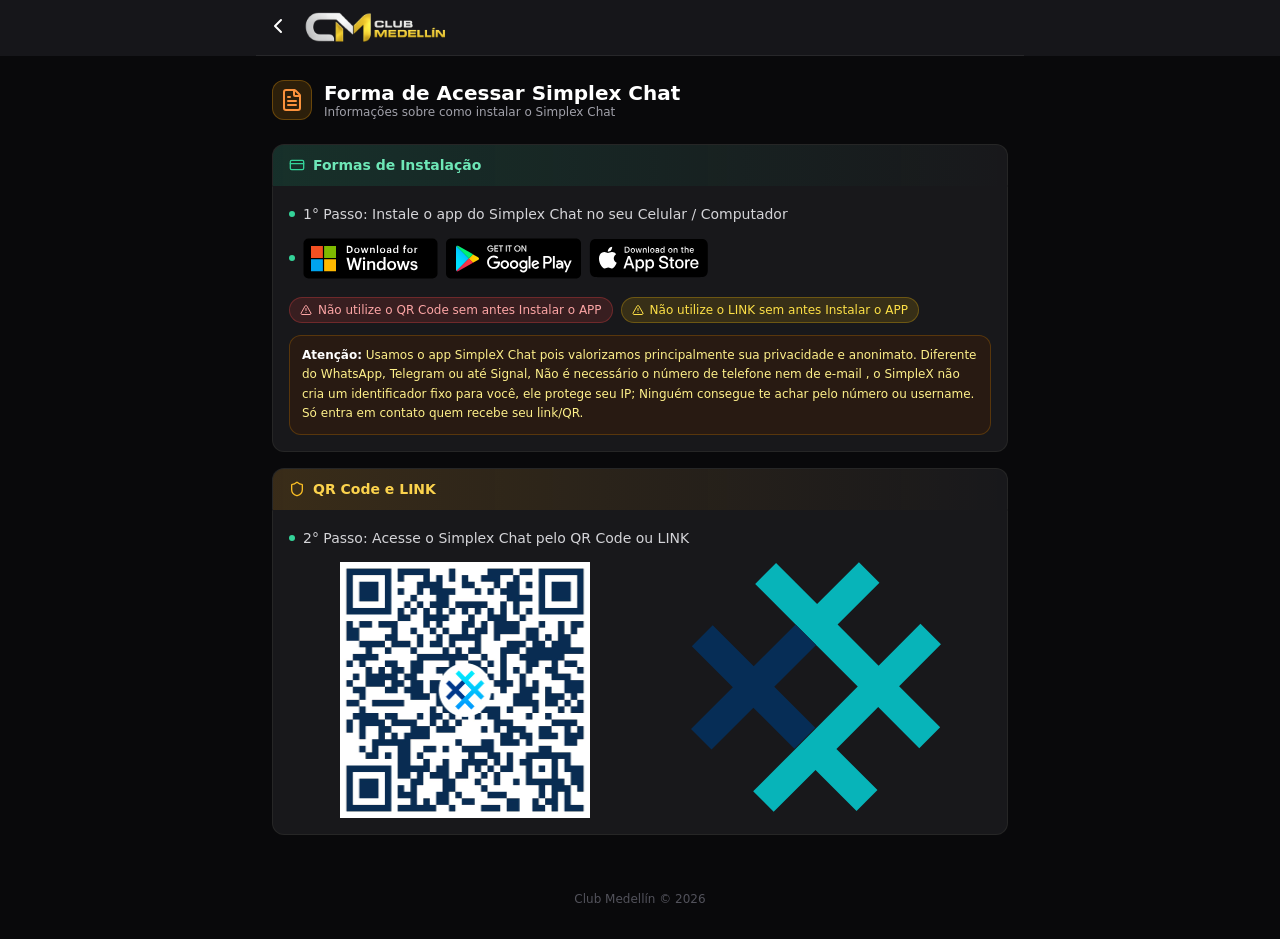
<file: html/aba-simplex.html>
<!DOCTYPE html>
<html lang="pt-br">
<head>
  <meta charset="UTF-8">
  <meta name="viewport" content="width=device-width, initial-scale=1.0">
  <title>Club Medellín</title>
  <link rel="shortcut icon" href="/imgs/fav-icon.png" type="image/x-icon">

  <link rel="stylesheet" href="../css/home/general-configuration.css">
  <link rel="stylesheet" href="../css/frete/main.css">
  <link rel="stylesheet" href="../css/frete/header-footer.css">
  <link rel="stylesheet" href="../css/regras/regras.css">
</head>
<body class="dark-theme">
  <header>
    <div class="header-container">
      <a class="button-voltar" href="../html/index.html">
        <svg xmlns="http://www.w3.org/2000/svg" width="24" height="24" viewBox="0 0 24 24" fill="none" stroke="currentColor" stroke-width="2" stroke-linecap="round" stroke-linejoin="round" aria-hidden="true">
          <path d="m15 18-6-6 6-6"></path>
        </svg>
      </a>

      <div class="logo">
        <img src="/imgs/logo.png" alt="logo do site" width="144" height="96" inert>
      </div>
    </div>
  </header>
  
  <main>
   <div class="titulo-pagina">
     <div class="icon-container">
      <svg xmlns="http://www.w3.org/2000/svg" width="24" height="24" viewBox="0 0 24 24" fill="none" stroke="currentColor" stroke-width="2" stroke-linecap="round" stroke-linejoin="round" aria-hidden="true" style="color: rgb(251, 146, 60);">
        <path d="M6 22a2 2 0 0 1-2-2V4a2 2 0 0 1 2-2h8a2.4 2.4 0 0 1 1.704.706l3.588 3.588A2.4 2.4 0 0 1 20 8v12a2 2 0 0 1-2 2z"></path>
        <path d="M14 2v5a1 1 0 0 0 1 1h5"></path>
        <path d="M10 9H8"></path>
        <path d="M16 13H8"></path>
        <path d="M16 17H8"></path>
      </svg>
    </div>

    <div class="titulo-pagina-text">
      <h1>Forma de Acessar Simplex Chat</h1>
      <p>Informações sobre como instalar o Simplex Chat</p>
    </div>
   </div>

   <div class="regras-container">

    <!-- Formas de pagamento -->
    <div class="regra">
      <div class="regra-top">
        <svg xmlns="http://www.w3.org/2000/svg" width="24" height="24" viewBox="0 0 24 24" fill="none" stroke="currentColor" stroke-width="2" stroke-linecap="round" stroke-linejoin="round" aria-hidden="true"  style="color: rgb(52, 211, 153);">
          <rect width="20" height="14" x="2" y="5" rx="2"></rect>
          <line x1="2" x2="22" y1="10" y2="10"></line>
        </svg>
        <h2>Formas de Instalação</h2>
      </div>
      <div class="regra-conteudo">
        <ul>
          <li> <span class="bolinha"> </span> 1° Passo: Instale o app do Simplex Chat no seu Celular / Computador</li>
          <li> <span class="bolinha"> </span> 
               <div class="formas-instalar">

                  <!--WINDOWS-->
                  <a class="icon" href="https://github.com/simplex-chat/simplex-chat/releases/latest/download/simplex-desktop-windows-x86_64.msi">
                   <svg
                      xmlns="http://www.w3.org/2000/svg"
                      viewBox="0 0 135 41"
                      preserveAspectRatio="xMidYMid meet"
                      style="
                        display:block;
                        width:135px;
                        height:auto;
                        flex-shrink:0;
                      "
                    >
                      <title>Windows</title>
                      <g id="Windows" stroke="none" stroke-width="1" fill="none" fill-rule="evenodd">
                          <rect id="Rectangle" fill="#000000" x="0.5" y="0.5" width="134" height="40" rx="5"/>
                          <path d="M43.82,15 L43.82,7.85 L45.99,7.85 C48.48,7.85 49.69,9.27 49.69,11.35 L49.69,11.44 C49.69,13.52 48.48,15 45.97,15 L43.82,15 Z M45.15,13.95 L45.93,13.95 C47.53,13.95 48.3,13.03 48.3,11.45 L48.3,11.37 C48.3,9.83 47.6,8.9 45.92,8.9 L45.15,8.9 L45.15,13.95 Z M53.897692,15.1 C52.357692,15.1 51.217692,14.03 51.217692,12.44 L51.217692,12.36 C51.217692,10.74 52.367692,9.66 53.907692,9.66 C55.437692,9.66 56.587692,10.73 56.587692,12.33 L56.587692,12.41 C56.587692,14.04 55.437692,15.1 53.897692,15.1 Z M53.907692,14.16 C54.807692,14.16 55.347692,13.49 55.347692,12.42 L55.347692,12.35 C55.347692,11.27 54.807692,10.61 53.907692,10.61 C53.007692,10.61 52.457692,11.26 52.457692,12.34 L52.457692,12.42 C52.457692,13.49 52.987692,14.16 53.907692,14.16 Z M59.315384,15 L57.715384,9.77 L59.005384,9.77 L60.045384,13.55 L61.155384,9.77 L62.165384,9.77 L63.185384,13.55 L64.275384,9.77 L65.455384,9.77 L63.815384,15 L62.585384,15 L61.615384,11.48 L60.555384,15 L59.315384,15 Z M67.083076,15 L67.083076,9.77 L68.293076,9.77 L68.293076,10.6 C68.543076,10.09 69.123076,9.66 69.983076,9.66 C71.033076,9.66 71.773076,10.27 71.773076,11.71 L71.773076,15 L70.563076,15 L70.563076,11.82 C70.563076,11.03 70.243076,10.67 69.523076,10.67 C68.843076,10.67 68.293076,11.09 68.293076,11.92 L68.293076,15 L67.083076,15 Z M73.900768,15 L73.900768,7.35 L75.110768,7.35 L75.110768,15 L73.900768,15 Z M79.61846,15.1 C78.07846,15.1 76.93846,14.03 76.93846,12.44 L76.93846,12.36 C76.93846,10.74 78.08846,9.66 79.62846,9.66 C81.15846,9.66 82.30846,10.73 82.30846,12.33 L82.30846,12.41 C82.30846,14.04 81.15846,15.1 79.61846,15.1 Z M79.62846,14.16 C80.52846,14.16 81.06846,13.49 81.06846,12.42 L81.06846,12.35 C81.06846,11.27 80.52846,10.61 79.62846,10.61 C78.72846,10.61 78.17846,11.26 78.17846,12.34 L78.17846,12.42 C78.17846,13.49 78.70846,14.16 79.62846,14.16 Z M85.766152,14.23 C86.506152,14.23 87.056152,13.84 87.056152,13.17 L87.056152,12.65 L86.436152,12.65 C85.516152,12.65 84.926152,12.86 84.926152,13.5 C84.926152,13.94 85.166152,14.23 85.766152,14.23 Z M85.476152,15.1 C84.516152,15.1 83.726152,14.64 83.726152,13.55 C83.726152,12.33 84.906152,11.89 86.406152,11.89 L87.056152,11.89 L87.056152,11.62 C87.056152,10.92 86.816152,10.57 86.106152,10.57 C85.476152,10.57 85.166152,10.87 85.106152,11.39 L83.936152,11.39 C84.036152,10.17 85.006152,9.66 86.176152,9.66 C87.346152,9.66 88.266152,10.14 88.266152,11.57 L88.266152,15 L87.076152,15 L87.076152,14.36 C86.736152,14.81 86.276152,15.1 85.476152,15.1 Z M92.623844,14.14 C93.463844,14.14 94.083844,13.58 94.083844,12.41 L94.083844,12.33 C94.083844,11.18 93.553844,10.61 92.673844,10.61 C91.783844,10.61 91.263844,11.23 91.263844,12.36 L91.263844,12.44 C91.263844,13.59 91.843844,14.14 92.623844,14.14 Z M92.323844,15.1 C91.013844,15.1 90.023844,14.17 90.023844,12.47 L90.023844,12.39 C90.023844,10.72 91.013844,9.66 92.373844,9.66 C93.223844,9.66 93.753844,10.05 94.043844,10.57 L94.043844,7.35 L95.253844,7.35 L95.253844,15 L94.043844,15 L94.043844,14.12 C93.763844,14.64 93.093844,15.1 92.323844,15.1 Z M100.699228,15 L100.699228,10.68 L99.989228,10.68 L99.989228,9.77 L100.699228,9.77 L100.699228,9.07 C100.699228,7.92 101.339228,7.3 102.459228,7.3 C102.749228,7.3 102.929228,7.33 103.149228,7.4 L103.149228,8.34 C103.009228,8.29 102.819228,8.25 102.599228,8.25 C102.109228,8.25 101.909228,8.57 101.909228,9.02 L101.909228,9.77 L103.099228,9.77 L103.099228,10.68 L101.909228,10.68 L101.909228,15 L100.699228,15 Z M106.94692,15.1 C105.40692,15.1 104.26692,14.03 104.26692,12.44 L104.26692,12.36 C104.26692,10.74 105.41692,9.66 106.95692,9.66 C108.48692,9.66 109.63692,10.73 109.63692,12.33 L109.63692,12.41 C109.63692,14.04 108.48692,15.1 106.94692,15.1 Z M106.95692,14.16 C107.85692,14.16 108.39692,13.49 108.39692,12.42 L108.39692,12.35 C108.39692,11.27 107.85692,10.61 106.95692,10.61 C106.05692,10.61 105.50692,11.26 105.50692,12.34 L105.50692,12.42 C105.50692,13.49 106.03692,14.16 106.95692,14.16 Z M111.434612,15 L111.434612,9.77 L112.644612,9.77 L112.644612,10.75 C112.974612,10.09 113.464612,9.7 114.344612,9.69 L114.344612,10.82 C113.284612,10.83 112.644612,11.17 112.644612,12.28 L112.644612,15 L111.434612,15 Z" id="Downloadfor" fill="#FFFFFF" fill-rule="nonzero"/>
                          <path d="M46.468,32 L43.442,19.845 L45.754,19.845 L47.862,28.77 L50.225,19.845 L52.095,19.845 L54.509,28.821 L56.685,19.845 L58.793,19.845 L55.75,32 L53.489,32 L51.092,23.143 L48.627,32 L46.468,32 Z M61.0160768,21.647 C60.3360768,21.647 59.7920768,21.137 59.7920768,20.474 C59.7920768,19.794 60.3360768,19.284 61.0160768,19.284 C61.6960768,19.284 62.2400768,19.794 62.2400768,20.474 C62.2400768,21.137 61.6960768,21.647 61.0160768,21.647 Z M60.0130768,32 L60.0130768,23.109 L62.0700768,23.109 L62.0700768,32 L60.0130768,32 Z M64.2421537,32 L64.2421537,23.109 L66.2991536,23.109 L66.2991536,24.52 C66.7241537,23.653 67.7101536,22.922 69.1721536,22.922 C70.9571536,22.922 72.2151536,23.959 72.2151536,26.407 L72.2151536,32 L70.1581537,32 L70.1581537,26.594 C70.1581537,25.251 69.6141536,24.639 68.3901537,24.639 C67.2341536,24.639 66.2991536,25.353 66.2991536,26.764 L66.2991536,32 L64.2421537,32 Z M78.0932305,30.538 C79.5212305,30.538 80.5752305,29.586 80.5752305,27.597 L80.5752305,27.461 C80.5752305,25.506 79.6742305,24.537 78.1782305,24.537 C76.6652305,24.537 75.7812305,25.591 75.7812305,27.512 L75.7812305,27.648 C75.7812305,29.603 76.7672305,30.538 78.0932305,30.538 Z M77.5832305,32.17 C75.3562305,32.17 73.6732305,30.589 73.6732305,27.699 L73.6732305,27.563 C73.6732305,24.724 75.3562305,22.922 77.6682305,22.922 C79.1132305,22.922 80.0142305,23.585 80.5072305,24.469 L80.5072305,18.995 L82.5642305,18.995 L82.5642305,32 L80.5072305,32 L80.5072305,30.504 C80.0312305,31.388 78.8922305,32.17 77.5832305,32.17 Z M88.6463073,32.17 C86.0283073,32.17 84.0903073,30.351 84.0903073,27.648 L84.0903073,27.512 C84.0903073,24.758 86.0453073,22.922 88.6633073,22.922 C91.2643073,22.922 93.2193073,24.741 93.2193073,27.461 L93.2193073,27.597 C93.2193073,30.368 91.2643073,32.17 88.6463073,32.17 Z M88.6633073,30.572 C90.1933073,30.572 91.1113073,29.433 91.1113073,27.614 L91.1113073,27.495 C91.1113073,25.659 90.1933073,24.537 88.6633073,24.537 C87.1333073,24.537 86.1983073,25.642 86.1983073,27.478 L86.1983073,27.614 C86.1983073,29.433 87.0993073,30.572 88.6633073,30.572 Z M96.3263841,32 L93.6063841,23.109 L95.7993841,23.109 L97.5673841,29.535 L99.4543841,23.109 L101.171384,23.109 L102.905384,29.535 L104.758384,23.109 L106.764384,23.109 L103.976384,32 L101.885384,32 L100.236384,26.016 L98.4343841,32 L96.3263841,32 Z M111.044461,32.17 C108.749461,32.17 107.406461,31.116 107.321461,29.229 L109.259461,29.229 C109.361461,30.13 109.820461,30.657 111.027461,30.657 C112.132461,30.657 112.625461,30.266 112.625461,29.518 C112.625461,28.787 112.030461,28.515 110.721461,28.294 C108.375461,27.92 107.508461,27.257 107.508461,25.591 C107.508461,23.806 109.174461,22.922 110.840461,22.922 C112.659461,22.922 114.104461,23.602 114.325461,25.608 L112.421461,25.608 C112.251461,24.792 111.792461,24.418 110.840461,24.418 C109.956461,24.418 109.429461,24.843 109.429461,25.472 C109.429461,26.118 109.854461,26.373 111.265461,26.611 C113.356461,26.934 114.597461,27.444 114.597461,29.331 C114.597461,31.133 113.322461,32.17 111.044461,32.17 Z" fill="#FFFFFF" fill-rule="nonzero"/>
                          <g id="Group" transform="translate(8.000000, 8.000000)" fill-rule="nonzero">
                              <rect id="Rectangle" fill="#F25022" x="0" y="0" width="11.8831537" height="12.004406"/>
                              <rect id="Rectangle" fill="#7FBA00" x="13.1168463" y="0" width="11.8831537" height="12.004406"/>
                              <rect id="Rectangle" fill="#00A4EF" x="0" y="13.2363617" width="11.8831537" height="12.004406"/>
                              <rect id="Rectangle" fill="#FFB900" x="13.1168463" y="13.2363617" width="11.8831537" height="12.004406"/>
                          </g>
                      </g>
                  </svg>
                  </a>

                  <!--GOOGLE PLAY-->
                    <a class="icon" href="https://play.google.com/store/apps/details?id=chat.simplex.app">
                        <svg width="135" height="41" viewBox="0 0 135 41" fill="none" xmlns="http://www.w3.org/2000/svg">
                          <path d="M130 40.5H5C2.2 40.5 0 38.3 0 35.5V5.5C0 2.7 2.2 0.5 5 0.5H130C132.8 0.5 135 2.7 135 5.5V35.5C135 38.3 132.8 40.5 130 40.5Z" fill="black"/>
                          <path d="M47.4 10.7C47.4 11.5 47.2 12.2 46.7 12.7C46.1 13.3 45.4 13.6 44.5 13.6C43.6 13.6 42.9 13.3 42.3 12.7C41.7 12.1 41.4 11.4 41.4 10.5C41.4 9.60002 41.7 8.90002 42.3 8.30002C42.9 7.70002 43.6 7.40002 44.5 7.40002C44.9 7.40002 45.3 7.50002 45.7 7.70002C46.1 7.90002 46.4 8.10002 46.6 8.40002L46.1 8.90002C45.7 8.40002 45.2 8.20002 44.5 8.20002C43.9 8.20002 43.3 8.40002 42.9 8.90002C42.4 9.30002 42.2 9.90002 42.2 10.6C42.2 11.3 42.4 11.9 42.9 12.3C43.4 12.7 43.9 13 44.5 13C45.2 13 45.7 12.8 46.2 12.3C46.5 12 46.7 11.6 46.7 11.1H44.5V10.3H47.4V10.7V10.7ZM52 8.20002H49.3V10.1H51.8V10.8H49.3V12.7H52V13.5H48.5V7.50002H52V8.20002ZM55.3 13.5H54.5V8.20002H52.8V7.50002H57V8.20002H55.3V13.5ZM59.9 13.5V7.50002H60.7V13.5H59.9ZM64.1 13.5H63.3V8.20002H61.6V7.50002H65.7V8.20002H64V13.5H64.1ZM73.6 12.7C73 13.3 72.3 13.6 71.4 13.6C70.5 13.6 69.8 13.3 69.2 12.7C68.6 12.1 68.3 11.4 68.3 10.5C68.3 9.60002 68.6 8.90002 69.2 8.30002C69.8 7.70002 70.5 7.40002 71.4 7.40002C72.3 7.40002 73 7.70002 73.6 8.30002C74.2 8.90002 74.5 9.60002 74.5 10.5C74.5 11.4 74.2 12.1 73.6 12.7ZM69.8 12.2C70.2 12.6 70.8 12.9 71.4 12.9C72 12.9 72.6 12.7 73 12.2C73.4 11.8 73.7 11.2 73.7 10.5C73.7 9.80002 73.5 9.20002 73 8.80002C72.6 8.40002 72 8.10002 71.4 8.10002C70.8 8.10002 70.2 8.30002 69.8 8.80002C69.4 9.20002 69.1 9.80002 69.1 10.5C69.1 11.2 69.3 11.8 69.8 12.2ZM75.6 13.5V7.50002H76.5L79.4 12.2V7.50002H80.2V13.5H79.4L76.3 8.60002V13.5H75.6V13.5Z" fill="white" stroke="white" stroke-width="0.2" stroke-miterlimit="10"/>
                          <path d="M68.1 22.3C65.7 22.3 63.8 24.1 63.8 26.6C63.8 29 65.7 30.9 68.1 30.9C70.5 30.9 72.4 29.1 72.4 26.6C72.4 24 70.5 22.3 68.1 22.3ZM68.1 29.1C66.8 29.1 65.7 28 65.7 26.5C65.7 25 66.8 23.9 68.1 23.9C69.4 23.9 70.5 24.9 70.5 26.5C70.5 28 69.4 29.1 68.1 29.1ZM58.8 22.3C56.4 22.3 54.5 24.1 54.5 26.6C54.5 29 56.4 30.9 58.8 30.9C61.2 30.9 63.1 29.1 63.1 26.6C63.1 24 61.2 22.3 58.8 22.3ZM58.8 29.1C57.5 29.1 56.4 28 56.4 26.5C56.4 25 57.5 23.9 58.8 23.9C60.1 23.9 61.2 24.9 61.2 26.5C61.2 28 60.1 29.1 58.8 29.1ZM47.7 23.6V25.4H52C51.9 26.4 51.5 27.2 51 27.7C50.4 28.3 49.4 29 47.7 29C45 29 43 26.9 43 24.2C43 21.5 45.1 19.4 47.7 19.4C49.1 19.4 50.2 20 51 20.7L52.3 19.4C51.2 18.4 49.8 17.6 47.8 17.6C44.2 17.6 41.1 20.6 41.1 24.2C41.1 27.8 44.2 30.8 47.8 30.8C49.8 30.8 51.2 30.2 52.4 28.9C53.6 27.7 54 26 54 24.7C54 24.3 54 23.9 53.9 23.6H47.7V23.6ZM93.1 25C92.7 24 91.7 22.3 89.5 22.3C87.3 22.3 85.5 24 85.5 26.6C85.5 29 87.3 30.9 89.7 30.9C91.6 30.9 92.8 29.7 93.2 29L91.8 28C91.3 28.7 90.7 29.2 89.7 29.2C88.7 29.2 88.1 28.8 87.6 27.9L93.3 25.5L93.1 25V25ZM87.3 26.4C87.3 24.8 88.6 23.9 89.5 23.9C90.2 23.9 90.9 24.3 91.1 24.8L87.3 26.4ZM82.6 30.5H84.5V18H82.6V30.5ZM79.6 23.2C79.1 22.7 78.3 22.2 77.3 22.2C75.2 22.2 73.2 24.1 73.2 26.5C73.2 28.9 75.1 30.7 77.3 30.7C78.3 30.7 79.1 30.2 79.5 29.7H79.6V30.3C79.6 31.9 78.7 32.8 77.3 32.8C76.2 32.8 75.4 32 75.2 31.3L73.6 32C74.1 33.1 75.3 34.5 77.4 34.5C79.6 34.5 81.4 33.2 81.4 30.1V22.5H79.6V23.2V23.2ZM77.4 29.1C76.1 29.1 75 28 75 26.5C75 25 76.1 23.9 77.4 23.9C78.7 23.9 79.7 25 79.7 26.5C79.7 28 78.7 29.1 77.4 29.1ZM101.8 18H97.3V30.5H99.2V25.8H101.8C103.9 25.8 105.9 24.3 105.9 21.9C105.9 19.5 103.9 18 101.8 18V18ZM101.9 24H99.2V19.7H101.9C103.3 19.7 104.1 20.9 104.1 21.8C104 22.9 103.2 24 101.9 24ZM113.4 22.2C112 22.2 110.6 22.8 110.1 24.1L111.8 24.8C112.2 24.1 112.8 23.9 113.5 23.9C114.5 23.9 115.4 24.5 115.5 25.5V25.6C115.2 25.4 114.4 25.1 113.6 25.1C111.8 25.1 110 26.1 110 27.9C110 29.6 111.5 30.7 113.1 30.7C114.4 30.7 115 30.1 115.5 29.5H115.6V30.5H117.4V25.7C117.2 23.5 115.5 22.2 113.4 22.2V22.2ZM113.2 29.1C112.6 29.1 111.7 28.8 111.7 28C111.7 27 112.8 26.7 113.7 26.7C114.5 26.7 114.9 26.9 115.4 27.1C115.2 28.3 114.2 29.1 113.2 29.1V29.1ZM123.7 22.5L121.6 27.9H121.5L119.3 22.5H117.3L120.6 30.1L118.7 34.3H120.6L125.7 22.5H123.7V22.5ZM106.9 30.5H108.8V18H106.9V30.5Z" fill="white"/>
                          <path d="M10.4 8C10.1 8.3 10 8.8 10 9.4V31.5C10 32.1 10.2 32.6 10.5 32.9L10.6 33L23 20.6V20.4L10.4 8Z" fill="url(#paint0_linear_7_408)"/>
                          <path d="M27 24.8L22.9 20.7V20.4L27 16.3L27.1 16.4L32 19.2C33.4 20 33.4 21.3 32 22.1L27 24.8V24.8Z" fill="url(#paint1_linear_7_408)"/>
                          <path d="M27.1 24.7L22.9 20.5L10.4 33C10.9 33.5 11.6 33.5 12.5 33.1L27.1 24.7" fill="url(#paint2_linear_7_408)"/>
                          <path d="M27.1 16.3001L12.5 8.00005C11.6 7.50005 10.9 7.60005 10.4 8.10005L22.9 20.5001L27.1 16.3001V16.3001Z" fill="url(#paint3_linear_7_408)"/>
                          <path opacity="0.2" d="M27 24.6L12.5 32.8C11.7 33.3 11 33.2 10.5 32.8L10.4 32.9L10.5 33C11 33.4 11.7 33.5 12.5 33L27 24.6Z" fill="black"/>
                          <path opacity="0.12" d="M10.4 32.8C10.1 32.5 10 32 10 31.4V31.5C10 32.1 10.2 32.6 10.5 32.9V32.8H10.4ZM32 21.8L27 24.6L27.1 24.7L32 21.9C32.7 21.5 33 21 33 20.5C33 21 32.6 21.4 32 21.8V21.8Z" fill="black"/>
                          <path opacity="0.25" d="M12.5 8.10003L32 19.2C32.6 19.6 33 20 33 20.5C33 20 32.7 19.5 32 19.1L12.5 8.00003C11.1 7.20003 10 7.80003 10 9.40003V9.50003C10 8.00003 11.1 7.30003 12.5 8.10003Z" fill="white"/>
                          <defs>
                          <linearGradient id="paint0_linear_7_408" x1="21.8" y1="9.21" x2="5.017" y2="25.992" gradientUnits="userSpaceOnUse">
                          <stop stop-color="#00A0FF"/>
                          <stop offset="0.007" stop-color="#00A1FF"/>
                          <stop offset="0.26" stop-color="#00BEFF"/>
                          <stop offset="0.512" stop-color="#00D2FF"/>
                          <stop offset="0.76" stop-color="#00DFFF"/>
                          <stop offset="1" stop-color="#00E3FF"/>
                          </linearGradient>
                          <linearGradient id="paint1_linear_7_408" x1="33.834" y1="20.501" x2="9.63699" y2="20.501" gradientUnits="userSpaceOnUse">
                          <stop stop-color="#FFE000"/>
                          <stop offset="0.409" stop-color="#FFBD00"/>
                          <stop offset="0.775" stop-color="#FFA500"/>
                          <stop offset="1" stop-color="#FF9C00"/>
                          </linearGradient>
                          <linearGradient id="paint2_linear_7_408" x1="24.827" y1="22.796" x2="2.069" y2="45.554" gradientUnits="userSpaceOnUse">
                          <stop stop-color="#FF3A44"/>
                          <stop offset="1" stop-color="#C31162"/>
                          </linearGradient>
                          <linearGradient id="paint3_linear_7_408" x1="7.29699" y1="0.676051" x2="17.46" y2="10.8391" gradientUnits="userSpaceOnUse">
                          <stop stop-color="#32A071"/>
                          <stop offset="0.069" stop-color="#2DA771"/>
                          <stop offset="0.476" stop-color="#15CF74"/>
                          <stop offset="0.801" stop-color="#06E775"/>
                          <stop offset="1" stop-color="#00F076"/>
                          </linearGradient>
                          </defs>
                        </svg>
                    </a>

                  <!--Apple STORE-->
                  <a class="icon" href="https://apps.apple.com/us/app/simplex-chat/id1605771084">
                    <svg width="119" height="40" viewBox="0 0 119 40" fill="none" xmlns="http://www.w3.org/2000/svg">
                      <path d="M8.44484 39.125C8.14016 39.125 7.84284 39.1211 7.54055 39.1143C6.91433 39.1061 6.28957 39.0516 5.67141 38.9512C5.095 38.8519 4.53661 38.6673 4.01467 38.4033C3.49751 38.1415 3.02582 37.7983 2.61767 37.3867C2.20361 36.98 1.85888 36.5082 1.59716 35.9902C1.33255 35.4688 1.14942 34.9099 1.05416 34.333C0.951281 33.7131 0.895621 33.0863 0.887656 32.458C0.881316 32.2471 0.873016 31.5449 0.873016 31.5449V8.44434C0.873016 8.44434 0.881856 7.75293 0.887706 7.5498C0.895332 6.92248 0.950669 6.29665 1.05324 5.67773C1.14868 5.09925 1.33194 4.53875 1.5967 4.01563C1.85746 3.49794 2.20027 3.02586 2.61184 2.61768C3.02294 2.20562 3.49614 1.8606 4.01418 1.59521C4.53492 1.33209 5.09225 1.14873 5.6675 1.05127C6.28769 0.949836 6.91462 0.894996 7.54301 0.88721L8.44533 0.875H111.214L112.127 0.8877C112.75 0.895099 113.371 0.94945 113.985 1.05029C114.566 1.14898 115.13 1.33362 115.656 1.59814C116.694 2.13299 117.539 2.97916 118.071 4.01807C118.332 4.53758 118.512 5.09351 118.606 5.66699C118.71 6.29099 118.768 6.92174 118.78 7.5542C118.783 7.8374 118.783 8.1416 118.783 8.44434C118.791 8.81934 118.791 9.17627 118.791 9.53613V30.4648C118.791 30.8281 118.791 31.1826 118.783 31.54C118.783 31.8652 118.783 32.1631 118.779 32.4697C118.768 33.0909 118.71 33.7104 118.608 34.3232C118.515 34.9043 118.333 35.4675 118.068 35.9932C117.805 36.5056 117.462 36.9733 117.053 37.3789C116.644 37.7927 116.172 38.1379 115.653 38.4014C115.128 38.6674 114.566 38.8527 113.985 38.9512C113.367 39.0522 112.742 39.1067 112.116 39.1143C111.823 39.1211 111.517 39.125 111.219 39.125L110.135 39.127L8.44484 39.125Z" fill="black"/>
                      <path d="M24.7689 20.3007C24.7796 19.466 25.0013 18.6477 25.4134 17.9217C25.8254 17.1957 26.4144 16.5858 27.1254 16.1486C26.6737 15.5035 26.0778 14.9725 25.3849 14.598C24.6921 14.2234 23.9215 14.0156 23.1343 13.991C21.455 13.8147 19.8271 14.9958 18.9714 14.9958C18.0991 14.9958 16.7816 14.0085 15.3629 14.0376C14.4452 14.0673 13.5509 14.3341 12.767 14.8122C11.9831 15.2903 11.3364 15.9632 10.89 16.7655C8.95597 20.1139 10.3986 25.035 12.2512 27.7416C13.1781 29.0669 14.2613 30.5474 15.6788 30.4949C17.0659 30.4374 17.5839 29.6104 19.2582 29.6104C20.917 29.6104 21.403 30.4949 22.8492 30.4615C24.3376 30.4374 25.2753 29.1303 26.1697 27.7924C26.8357 26.848 27.3481 25.8043 27.6881 24.6999C26.8234 24.3341 26.0855 23.722 25.5664 22.9397C25.0473 22.1574 24.7699 21.2396 24.7689 20.3007V20.3007Z" fill="white"/>
                      <path d="M22.0373 12.2109C22.8488 11.2367 23.2486 9.98451 23.1518 8.72028C21.9119 8.8505 20.7667 9.44306 19.9442 10.3799C19.5421 10.8376 19.2341 11.37 19.0378 11.9468C18.8416 12.5235 18.7609 13.1333 18.8005 13.7413C19.4206 13.7477 20.0341 13.6132 20.5948 13.3482C21.1555 13.0831 21.6487 12.6942 22.0373 12.2109Z" fill="white"/>
                      <path d="M42.3023 27.1396H37.5689L36.4322 30.4961H34.4273L38.9107 18.0781H40.9937L45.4771 30.4961H43.438L42.3023 27.1396ZM38.0591 25.5908H41.8111L39.9615 20.1435H39.9097L38.0591 25.5908Z" fill="white"/>
                      <path d="M55.1597 25.9697C55.1597 28.7832 53.6538 30.5908 51.3814 30.5908C50.8057 30.6209 50.2332 30.4883 49.7294 30.2082C49.2256 29.928 48.8109 29.5117 48.5327 29.0068H48.4897V33.4912H46.6313V21.4424H48.4302V22.9482H48.4644C48.7553 22.4458 49.1771 22.0316 49.6847 21.7497C50.1923 21.4679 50.7669 21.3289 51.3472 21.3476C53.645 21.3477 55.1597 23.1641 55.1597 25.9697ZM53.2495 25.9697C53.2495 24.1367 52.3023 22.9316 50.857 22.9316C49.437 22.9316 48.482 24.1621 48.482 25.9697C48.482 27.7939 49.437 29.0156 50.857 29.0156C52.3023 29.0156 53.2495 27.8193 53.2495 25.9697Z" fill="white"/>
                      <path d="M65.1245 25.9697C65.1245 28.7832 63.6187 30.5908 61.3462 30.5908C60.7706 30.6209 60.1981 30.4883 59.6943 30.2082C59.1905 29.928 58.7758 29.5117 58.4976 29.0068H58.4546V33.4912H56.5962V21.4424H58.395V22.9482H58.4292C58.7201 22.4458 59.1419 22.0316 59.6495 21.7497C60.1571 21.4679 60.7317 21.3289 61.312 21.3476C63.6099 21.3476 65.1245 23.164 65.1245 25.9697ZM63.2144 25.9697C63.2144 24.1367 62.2671 22.9316 60.8218 22.9316C59.4019 22.9316 58.4468 24.1621 58.4468 25.9697C58.4468 27.7939 59.4019 29.0156 60.8218 29.0156C62.2671 29.0156 63.2144 27.8193 63.2144 25.9697H63.2144Z" fill="white"/>
                      <path d="M71.7105 27.0361C71.8482 28.2676 73.0445 29.0761 74.6792 29.0761C76.2456 29.0761 77.3726 28.2675 77.3726 27.1572C77.3726 26.1933 76.6929 25.6162 75.0835 25.2207L73.4742 24.833C71.1939 24.2822 70.1353 23.2158 70.1353 21.4853C70.1353 19.3427 72.0025 17.871 74.6538 17.871C77.2778 17.871 79.0767 19.3427 79.1372 21.4853H77.2612C77.1489 20.246 76.1245 19.498 74.6274 19.498C73.1304 19.498 72.106 20.2548 72.106 21.3564C72.106 22.2343 72.7603 22.7509 74.3608 23.1464L75.729 23.4823C78.2769 24.0849 79.3355 25.1083 79.3355 26.9247C79.3355 29.248 77.4849 30.703 74.5415 30.703C71.7876 30.703 69.9282 29.2821 69.8081 27.036L71.7105 27.0361Z" fill="white"/>
                      <path d="M83.3462 19.2998V21.4424H85.0679V22.9141H83.3462V27.9053C83.3462 28.6807 83.6909 29.042 84.4478 29.042C84.6522 29.0384 84.8562 29.0241 85.0591 28.999V30.4619C84.7188 30.5255 84.373 30.5543 84.0269 30.5478C82.1939 30.5478 81.479 29.8593 81.479 28.1035V22.9141H80.1626V21.4424H81.479V19.2998H83.3462Z" fill="white"/>
                      <path d="M86.065 25.9697C86.065 23.1211 87.7427 21.3311 90.3589 21.3311C92.9839 21.3311 94.6539 23.1211 94.6539 25.9697C94.6539 28.8262 92.9927 30.6084 90.3589 30.6084C87.7261 30.6084 86.065 28.8262 86.065 25.9697ZM92.7603 25.9697C92.7603 24.0156 91.8648 22.8623 90.3589 22.8623C88.8531 22.8623 87.9585 24.0244 87.9585 25.9697C87.9585 27.9316 88.8531 29.0762 90.3589 29.0762C91.8648 29.0762 92.7603 27.9316 92.7603 25.9697H92.7603Z" fill="white"/>
                      <path d="M96.1861 21.4424H97.9585V22.9834H98.0015C98.1215 22.5021 98.4034 22.0768 98.8 21.7789C99.1966 21.481 99.6836 21.3287 100.179 21.3476C100.393 21.3469 100.607 21.3702 100.816 21.417V23.1553C100.546 23.0726 100.264 23.0347 99.981 23.043C99.711 23.032 99.4419 23.0796 99.192 23.1825C98.9422 23.2854 98.7176 23.4411 98.5336 23.639C98.3496 23.8369 98.2106 24.0723 98.1262 24.3289C98.0418 24.5856 98.0139 24.8575 98.0445 25.126V30.4961H96.1861L96.1861 21.4424Z" fill="white"/>
                      <path d="M109.384 27.8369C109.134 29.4805 107.534 30.6084 105.486 30.6084C102.852 30.6084 101.217 28.8437 101.217 26.0127C101.217 23.1729 102.861 21.3311 105.408 21.3311C107.913 21.3311 109.488 23.0518 109.488 25.7969V26.4336H103.093V26.5459C103.064 26.8791 103.105 27.2148 103.216 27.5306C103.326 27.8464 103.502 28.1352 103.732 28.3778C103.963 28.6203 104.242 28.8111 104.552 28.9374C104.861 29.0637 105.195 29.1226 105.529 29.1103C105.968 29.1515 106.409 29.0498 106.785 28.8203C107.162 28.5909 107.455 28.246 107.62 27.8369L109.384 27.8369ZM103.102 25.1348H107.628C107.645 24.8352 107.6 24.5354 107.495 24.2541C107.39 23.9729 107.229 23.7164 107.02 23.5006C106.812 23.2849 106.561 23.1145 106.283 23.0003C106.006 22.8861 105.708 22.8305 105.408 22.8369C105.105 22.8351 104.805 22.8933 104.525 23.008C104.245 23.1227 103.99 23.2918 103.776 23.5054C103.562 23.7191 103.392 23.973 103.276 24.2527C103.16 24.5323 103.101 24.8321 103.102 25.1348V25.1348Z" fill="white"/>
                      <path d="M37.8262 8.73101C38.2158 8.70305 38.6068 8.76191 38.9709 8.90335C39.335 9.04478 39.6632 9.26526 39.9318 9.54889C40.2004 9.83251 40.4026 10.1722 40.524 10.5435C40.6455 10.9148 40.6829 11.3083 40.6338 11.6959C40.6338 13.6021 39.6035 14.6979 37.8262 14.6979H35.6709V8.73101H37.8262ZM36.5977 13.854H37.7227C38.0011 13.8707 38.2797 13.825 38.5382 13.7204C38.7968 13.6158 39.0287 13.4548 39.2172 13.2493C39.4057 13.0437 39.546 12.7987 39.6279 12.5321C39.7097 12.2655 39.7311 11.9839 39.6904 11.708C39.7282 11.4332 39.7046 11.1534 39.6215 10.8887C39.5384 10.6241 39.3977 10.3811 39.2097 10.1771C39.0216 9.97322 38.7908 9.81341 38.5337 9.70917C38.2766 9.60494 37.9997 9.55885 37.7227 9.57422H36.5977V13.854Z" fill="white"/>
                      <path d="M41.6807 12.4443C41.6524 12.1484 41.6862 11.8499 41.7801 11.5678C41.8739 11.2857 42.0257 11.0264 42.2256 10.8064C42.4255 10.5864 42.6693 10.4107 42.9411 10.2904C43.213 10.1701 43.507 10.108 43.8042 10.108C44.1015 10.108 44.3955 10.1701 44.6673 10.2904C44.9392 10.4107 45.1829 10.5864 45.3828 10.8064C45.5828 11.0264 45.7345 11.2857 45.8284 11.5678C45.9222 11.8499 45.9561 12.1484 45.9278 12.4443C45.9566 12.7406 45.9232 13.0396 45.8296 13.3221C45.736 13.6046 45.5843 13.8644 45.3843 14.0848C45.1843 14.3052 44.9404 14.4814 44.6683 14.6019C44.3962 14.7225 44.1018 14.7847 43.8042 14.7847C43.5066 14.7847 43.2123 14.7225 42.9401 14.6019C42.668 14.4814 42.4241 14.3052 42.2241 14.0848C42.0241 13.8644 41.8725 13.6046 41.7789 13.3221C41.6853 13.0396 41.6518 12.7406 41.6807 12.4443V12.4443ZM45.0137 12.4443C45.0137 11.4683 44.5752 10.8975 43.8057 10.8975C43.0332 10.8975 42.5987 11.4683 42.5987 12.4444C42.5987 13.4282 43.0333 13.9946 43.8057 13.9946C44.5752 13.9946 45.0137 13.4243 45.0137 12.4443H45.0137Z" fill="white"/>
                      <path d="M51.5733 14.6978H50.6514L49.7207 11.3813H49.6504L48.7237 14.6978H47.8106L46.5694 10.1948H47.4707L48.2774 13.6308H48.3438L49.2696 10.1948H50.1221L51.0479 13.6308H51.1182L51.9209 10.1948H52.8096L51.5733 14.6978Z" fill="white"/>
                      <path d="M53.8536 10.1948H54.709V10.9102H54.7754C54.8881 10.6532 55.0781 10.4379 55.319 10.2941C55.5598 10.1503 55.8396 10.0852 56.1192 10.1079C56.3383 10.0914 56.5583 10.1245 56.7629 10.2046C56.9675 10.2847 57.1514 10.4098 57.3011 10.5706C57.4508 10.7315 57.5624 10.9239 57.6276 11.1337C57.6928 11.3436 57.7099 11.5654 57.6778 11.7827V14.6977H56.7891V12.0059C56.7891 11.2822 56.4746 10.9224 55.8174 10.9224C55.6687 10.9154 55.5202 10.9408 55.3821 10.9966C55.244 11.0524 55.1197 11.1375 55.0176 11.2458C54.9154 11.3542 54.838 11.4834 54.7904 11.6245C54.7429 11.7657 54.7265 11.9154 54.7422 12.0635V14.6978H53.8535L53.8536 10.1948Z" fill="white"/>
                      <path d="M59.0938 8.43701H59.9825V14.6978H59.0938V8.43701Z" fill="white"/>
                      <path d="M61.2178 12.4443C61.1895 12.1484 61.2234 11.8498 61.3172 11.5677C61.4111 11.2857 61.5629 11.0263 61.7629 10.8063C61.9628 10.5863 62.2065 10.4106 62.4784 10.2903C62.7503 10.17 63.0443 10.1079 63.3416 10.1079C63.6389 10.1079 63.9329 10.17 64.2047 10.2903C64.4766 10.4106 64.7203 10.5863 64.9203 10.8063C65.1203 11.0263 65.272 11.2857 65.3659 11.5677C65.4598 11.8498 65.4936 12.1484 65.4654 12.4443C65.4942 12.7406 65.4607 13.0396 65.3671 13.3221C65.2734 13.6046 65.1218 13.8644 64.9217 14.0848C64.7217 14.3052 64.4778 14.4814 64.2057 14.6019C63.9335 14.7224 63.6392 14.7847 63.3416 14.7847C63.044 14.7847 62.7496 14.7224 62.4775 14.6019C62.2053 14.4814 61.9614 14.3052 61.7614 14.0848C61.5614 13.8644 61.4097 13.6046 61.3161 13.3221C61.2225 13.0396 61.189 12.7406 61.2178 12.4443V12.4443ZM64.5508 12.4443C64.5508 11.4683 64.1123 10.8975 63.3428 10.8975C62.5703 10.8975 62.1358 11.4683 62.1358 12.4444C62.1358 13.4282 62.5704 13.9946 63.3428 13.9946C64.1123 13.9946 64.5508 13.4243 64.5508 12.4443H64.5508Z" fill="white"/>
                      <path d="M66.4009 13.4243C66.4009 12.6138 67.0044 12.1465 68.0757 12.0801L69.2954 12.0098V11.6211C69.2954 11.1455 68.981 10.877 68.3736 10.877C67.8775 10.877 67.5337 11.0591 67.4351 11.3775H66.5747C66.6656 10.604 67.3931 10.1079 68.4146 10.1079C69.5435 10.1079 70.1802 10.6699 70.1802 11.6211V14.6978H69.3247V14.065H69.2544C69.1117 14.292 68.9113 14.477 68.6737 14.6012C68.4361 14.7254 68.1697 14.7844 67.9019 14.772C67.7129 14.7916 67.5218 14.7715 67.341 14.7128C67.1603 14.6541 66.9938 14.5581 66.8524 14.4312C66.711 14.3042 66.5977 14.149 66.52 13.9756C66.4422 13.8022 66.4017 13.6144 66.4009 13.4243V13.4243ZM69.2954 13.0396V12.6631L68.1958 12.7334C67.5757 12.7749 67.2945 12.9859 67.2945 13.3828C67.2945 13.7881 67.646 14.0239 68.1295 14.0239C68.2711 14.0383 68.4142 14.024 68.5502 13.9819C68.6862 13.9398 68.8123 13.8708 68.9211 13.7789C69.0299 13.6871 69.1191 13.5743 69.1834 13.4473C69.2477 13.3203 69.2858 13.1816 69.2954 13.0396V13.0396Z" fill="white"/>
                      <path d="M71.3482 12.4444C71.3482 11.0215 72.0796 10.1201 73.2173 10.1201C73.4987 10.1072 73.778 10.1746 74.0226 10.3145C74.2671 10.4544 74.4667 10.661 74.5982 10.9101H74.6646V8.43701H75.5533V14.6978H74.7017V13.9863H74.6314C74.4898 14.2338 74.2832 14.4378 74.0339 14.5763C73.7847 14.7148 73.5023 14.7825 73.2173 14.772C72.0718 14.772 71.3482 13.8706 71.3482 12.4444ZM72.2662 12.4444C72.2662 13.3994 72.7164 13.9741 73.4693 13.9741C74.2183 13.9741 74.6812 13.3911 74.6812 12.4483C74.6812 11.5098 74.2134 10.9185 73.4693 10.9185C72.7212 10.9185 72.2661 11.4971 72.2661 12.4444H72.2662Z" fill="white"/>
                      <path d="M79.23 12.4443C79.2017 12.1484 79.2356 11.8499 79.3294 11.5678C79.4232 11.2857 79.575 11.0264 79.7749 10.8064C79.9749 10.5864 80.2186 10.4107 80.4904 10.2904C80.7623 10.1701 81.0563 10.108 81.3536 10.108C81.6508 10.108 81.9448 10.1701 82.2167 10.2904C82.4885 10.4107 82.7322 10.5864 82.9322 10.8064C83.1321 11.0264 83.2839 11.2857 83.3777 11.5678C83.4715 11.8499 83.5054 12.1484 83.4771 12.4443C83.5059 12.7406 83.4725 13.0396 83.3789 13.3221C83.2853 13.6046 83.1336 13.8644 82.9336 14.0848C82.7336 14.3052 82.4897 14.4814 82.2176 14.6019C81.9455 14.7225 81.6512 14.7847 81.3536 14.7847C81.0559 14.7847 80.7616 14.7225 80.4895 14.6019C80.2173 14.4814 79.9735 14.3052 79.7735 14.0848C79.5735 13.8644 79.4218 13.6046 79.3282 13.3221C79.2346 13.0396 79.2012 12.7406 79.23 12.4443V12.4443ZM82.563 12.4443C82.563 11.4683 82.1245 10.8975 81.355 10.8975C80.5826 10.8975 80.148 11.4683 80.148 12.4444C80.148 13.4282 80.5826 13.9946 81.355 13.9946C82.1245 13.9946 82.563 13.4243 82.563 12.4443Z" fill="white"/>
                      <path d="M84.6695 10.1948H85.5249V10.9102H85.5913C85.704 10.6532 85.894 10.4379 86.1349 10.2941C86.3757 10.1503 86.6555 10.0852 86.9351 10.1079C87.1542 10.0914 87.3742 10.1245 87.5788 10.2046C87.7834 10.2847 87.9673 10.4098 88.117 10.5706C88.2667 10.7315 88.3783 10.9239 88.4435 11.1337C88.5087 11.3436 88.5258 11.5654 88.4937 11.7827V14.6977H87.605V12.0059C87.605 11.2822 87.2906 10.9224 86.6333 10.9224C86.4846 10.9154 86.3361 10.9408 86.198 10.9966C86.06 11.0524 85.9356 11.1375 85.8335 11.2458C85.7314 11.3542 85.6539 11.4834 85.6064 11.6245C85.5588 11.7657 85.5424 11.9154 85.5581 12.0635V14.6978H84.6695V10.1948Z" fill="white"/>
                      <path d="M93.5152 9.07373V10.2153H94.4908V10.9639H93.5152V13.2793C93.5152 13.751 93.7095 13.9575 94.1519 13.9575C94.2651 13.9572 94.3783 13.9503 94.4908 13.937V14.6772C94.3312 14.7058 94.1695 14.721 94.0074 14.7226C93.0191 14.7226 92.6255 14.375 92.6255 13.5068V10.9638H91.9107V10.2153H92.6255V9.07373H93.5152Z" fill="white"/>
                      <path d="M95.7046 8.43701H96.5855V10.9185H96.6558C96.7739 10.6591 96.9691 10.4425 97.2148 10.2982C97.4605 10.1539 97.7448 10.0888 98.0288 10.1118C98.2467 10.1 98.4646 10.1364 98.6669 10.2184C98.8692 10.3004 99.0509 10.4261 99.199 10.5864C99.3471 10.7468 99.458 10.9378 99.5238 11.146C99.5896 11.3541 99.6086 11.5742 99.5796 11.7905V14.6978H98.69V12.0098C98.69 11.2905 98.355 10.9263 97.7271 10.9263C97.5744 10.9137 97.4207 10.9347 97.277 10.9878C97.1332 11.0408 97.0027 11.1247 96.8948 11.2334C96.7868 11.3421 96.7038 11.4732 96.6518 11.6173C96.5997 11.7614 96.5798 11.9152 96.5933 12.0679V14.6977H95.7047L95.7046 8.43701Z" fill="white"/>
                      <path d="M104.761 13.4819C104.641 13.8935 104.379 14.2495 104.022 14.4876C103.666 14.7258 103.236 14.8309 102.81 14.7847C102.513 14.7925 102.219 14.7357 101.946 14.6182C101.674 14.5006 101.43 14.3252 101.232 14.1041C101.034 13.8829 100.887 13.6214 100.8 13.3376C100.713 13.0537 100.689 12.7544 100.73 12.4605C100.691 12.1656 100.715 11.8656 100.801 11.581C100.888 11.2963 101.034 11.0335 101.231 10.8105C101.428 10.5874 101.671 10.4092 101.942 10.288C102.214 10.1668 102.509 10.1054 102.806 10.1079C104.059 10.1079 104.815 10.9639 104.815 12.3779V12.688H101.635V12.7378C101.621 12.9031 101.642 13.0694 101.696 13.2261C101.75 13.3829 101.837 13.5266 101.95 13.6481C102.062 13.7695 102.2 13.866 102.352 13.9314C102.504 13.9968 102.669 14.0297 102.835 14.0278C103.047 14.0533 103.262 14.0151 103.453 13.9178C103.644 13.8206 103.802 13.6689 103.906 13.4819L104.761 13.4819ZM101.635 12.0308H103.91C103.921 11.8796 103.9 11.7278 103.849 11.5851C103.798 11.4424 103.718 11.3119 103.614 11.2021C103.509 11.0922 103.383 11.0054 103.243 10.9472C103.103 10.8891 102.953 10.8608 102.801 10.8643C102.648 10.8623 102.495 10.8912 102.353 10.9491C102.21 11.0071 102.081 11.0929 101.972 11.2017C101.864 11.3104 101.778 11.4397 101.72 11.5821C101.662 11.7245 101.633 11.8771 101.635 12.0308H101.635Z" fill="white"/>
                    </svg>

                  </a>
               </div>
          
          </li>
        </ul>
        <div class="avisos">

          <div class="aviso-red">
            <svg xmlns="http://www.w3.org/2000/svg" width="24" height="24" viewBox="0 0 24 24" fill="none" stroke="currentColor" stroke-width="2" stroke-linecap="round" stroke-linejoin="round" aria-hidden="true">
              <path d="m21.73 18-8-14a2 2 0 0 0-3.48 0l-8 14A2 2 0 0 0 4 21h16a2 2 0 0 0 1.73-3"></path>
              <path d="M12 9v4"></path>
              <path d="M12 17h.01"></path>
            </svg>
            <p>Não utilize o QR Code sem antes Instalar o APP</p>
          </div>

          <div class="aviso-yellow">
             <svg xmlns="http://www.w3.org/2000/svg" width="24" height="24" viewBox="0 0 24 24" fill="none" stroke="currentColor" stroke-width="2" stroke-linecap="round" stroke-linejoin="round" aria-hidden="true">
              <path d="m21.73 18-8-14a2 2 0 0 0-3.48 0l-8 14A2 2 0 0 0 4 21h16a2 2 0 0 0 1.73-3"></path>
              <path d="M12 9v4"></path>
              <path d="M12 17h.01"></path>
            </svg>
            <p>Não utilize o LINK sem antes Instalar o APP</p>
          </div>

        </div>

        <div class="aviso-quadrado-yellow letra-grossa">
          <span class="destaque">Atenção:</span> Usamos o app SimpleX Chat pois valorizamos  principalmente sua privacidade e anonimato. Diferente do WhatsApp, Telegram ou até Signal, Não é necessário o número de telefone nem de e-mail , o SimpleX não cria um identificador fixo para você, ele protege seu IP; Ninguém consegue te achar pelo número ou username. Só entra em contato quem recebe seu link/QR.
        </div>

      </div>
    </div>

      <!-- QR Code e LINK -->
     <div class="regra seguro">
      <div class="regra-top">
        <svg xmlns="http://www.w3.org/2000/svg" width="24" height="24" viewBox="0 0 24 24" fill="none" stroke="currentColor" stroke-width="2" stroke-linecap="round" stroke-linejoin="round" aria-hidden="true" style="color: rgb(251, 191, 36);">
          <path d="M20 13c0 5-3.5 7.5-7.66 8.95a1 1 0 0 1-.67-.01C7.5 20.5 4 18 4 13V6a1 1 0 0 1 1-1c2 0 4.5-1.2 6.24-2.72a1.17 1.17 0 0 1 1.52 0C14.51 3.81 17 5 19 5a1 1 0 0 1 1 1z"></path>
        </svg>
        <h2>QR Code e LINK</h2>
      </div>
      <div class="regra-conteudo">

        <ul>
          <li> <span class="bolinha"> </span> 2° Passo: Acesse o Simplex Chat pelo QR Code ou LINK</li>
        </ul>

        <div class="links">
          <img src="../imgs/QRCodeSimplex.jpg" alt="qrcode do simplex chat">
          <a href="https://smp15.simplex.im/a#SUMR7WWDxJ1ZgLnATScHz5UO6T5booxOSLsiErp27hU">
            <svg xmlns="http://www.w3.org/2000/svg" xml:space="preserve" viewBox="0 0 512 512"><path d="m128.9 299.7 84.1 84.1 42.8-42.9 85.7-85.7-84.1-84.1-42-42-85.7 85.7 85.7-85.7-84-84.1 42.8-42.9 84 84.1L343.9.5l42 42-85.7 85.7 84 84.1 85.7-85.7 42 42-85.7 85.7 84.1 84.1-42.8 42.9-84.1-84.1-85.6 85.8 84.1 84.1-42.9 42.8-84-84.1-85.7 85.7-42-42 85.7-85.7z" style="fill-rule:evenodd;clip-rule:evenodd;fill:#07b4b9"/><path d="m44.5 129.4 84 84.1 85.7-85.7 42 42-85.7 85.7 84.1 84.1-42.8 42.9-84.1-84.1L42 384.2l-42-42 85.7-85.7-84-84.1z" style="fill-rule:evenodd;clip-rule:evenodd;fill:#062d56"/></svg>
          </a>
        </div>
        
    </div>



   </div>
  
  </main>

  <footer>
    <p>Club Medellín © 2026</p>
  </footer>


  <script src="../js/frete/frete.js"></script>
</body>
</html>
</file>
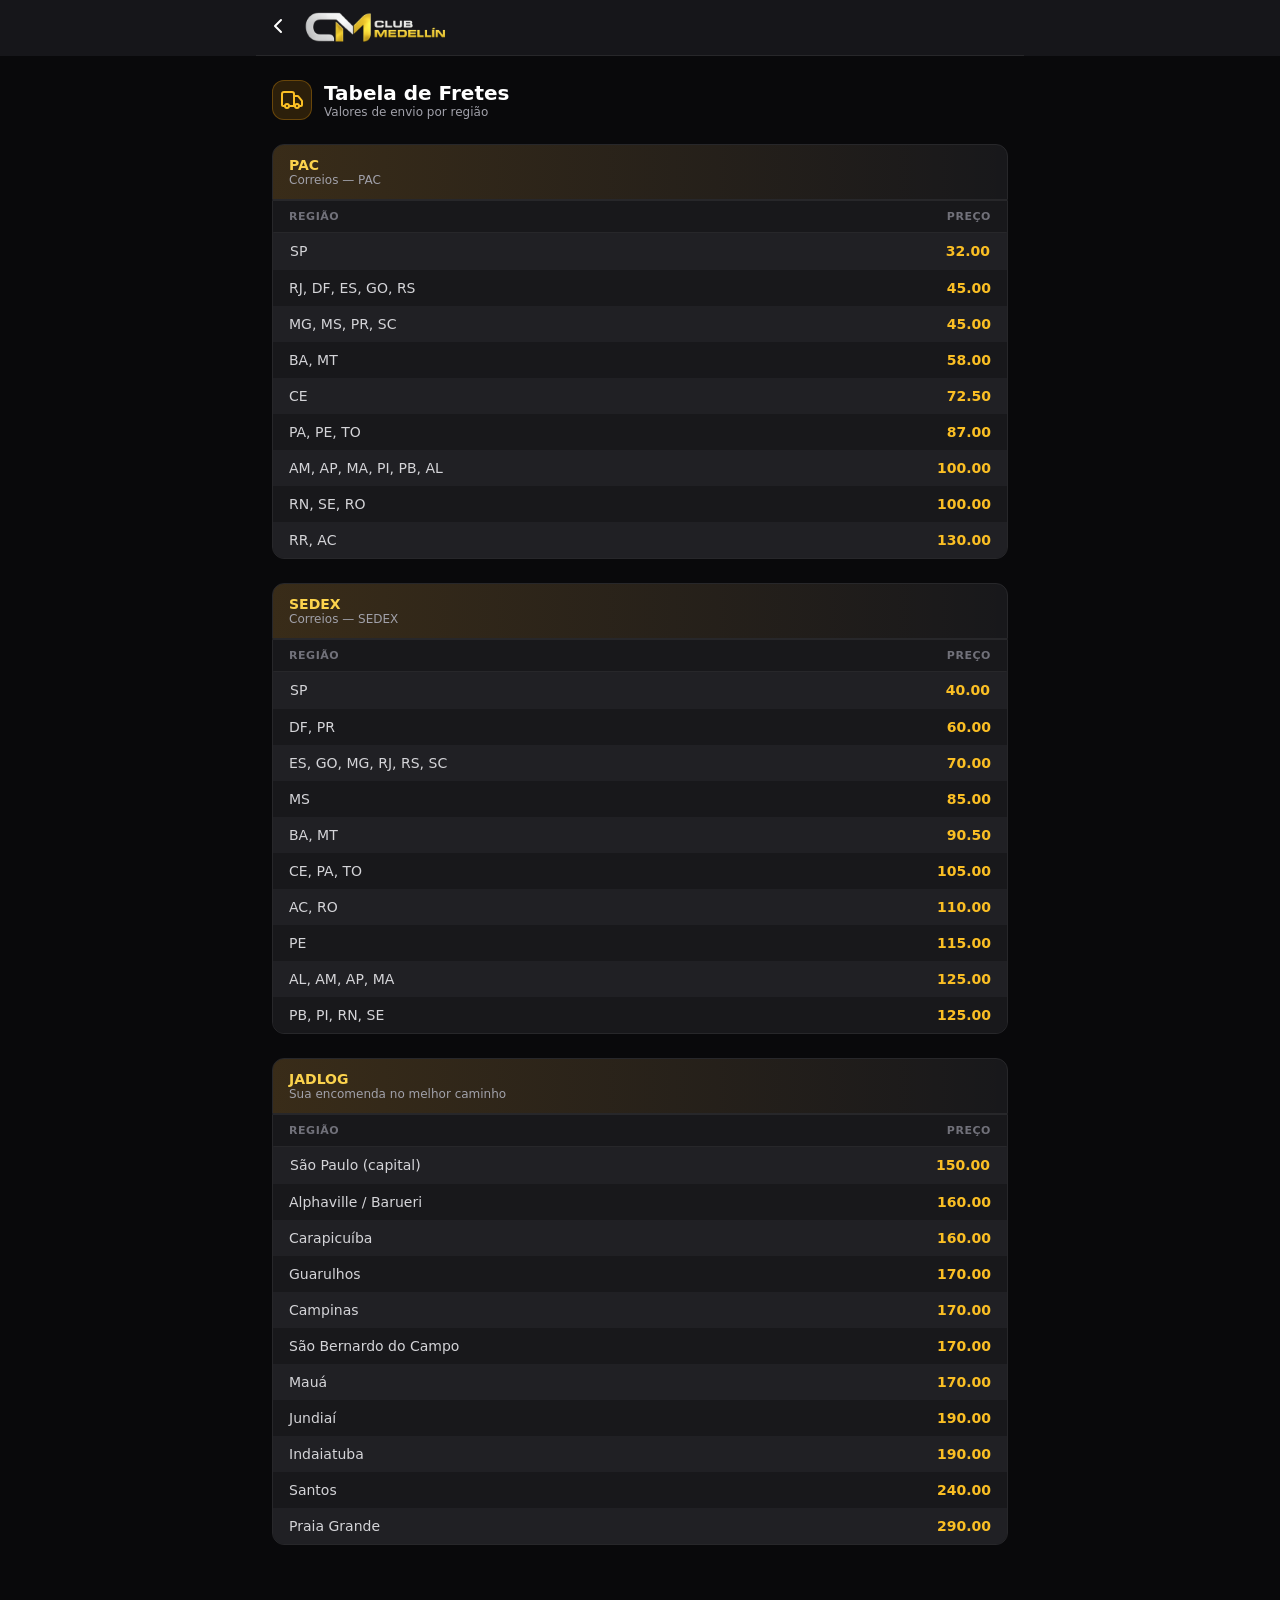
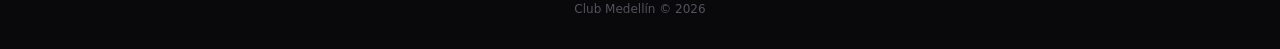
<file: html/fretes.html>
<!DOCTYPE html>
<html lang="pt-br">
<head>
  <meta charset="UTF-8">
  <meta name="viewport" content="width=device-width, initial-scale=1.0">
  <title>Club Medellín</title>
  <link rel="shortcut icon" href="../imgs/fav-icon.png" type="image/x-icon">

  <link rel="stylesheet" href="../css/home/general-configuration.css">
  <link rel="stylesheet" href="../css/frete/main.css">
  <link rel="stylesheet" href="../css/frete/header-footer.css">
</head>
<body class="dark-theme">
  <header>
    <div class="header-container">
      <a class="button-voltar" href="../html/index.html">
        <svg xmlns="http://www.w3.org/2000/svg" width="24" height="24" viewBox="0 0 24 24" fill="none" stroke="currentColor" stroke-width="2" stroke-linecap="round" stroke-linejoin="round" aria-hidden="true">
          <path d="m15 18-6-6 6-6"></path>
        </svg>
      </a>

      <div class="logo">
        <img src="../imgs/logo.png" alt="logo do site" width="144" height="96" inert>
      </div>
    </div>
  </header>
  
  <main>
   <div class="titulo-pagina">
     <div class="icon-container">
      <svg xmlns="http://www.w3.org/2000/svg" width="24" height="24" viewBox="0 0 24 24" fill="none" stroke="currentColor" stroke-width="2" stroke-linecap="round" stroke-linejoin="round" aria-hidden="true" style="color: rgb(251, 191, 36);">
        <path d="M14 18V6a2 2 0 0 0-2-2H4a2 2 0 0 0-2 2v11a1 1 0 0 0 1 1h2"></path>
        <path d="M15 18H9"></path>
        <path d="M19 18h2a1 1 0 0 0 1-1v-3.65a1 1 0 0 0-.22-.624l-3.48-4.35A1 1 0 0 0 17.52 8H14"></path>
        <circle cx="17" cy="18" r="2"></circle>
        <circle cx="7" cy="18" r="2"></circle>
      </svg>
    </div>

    <div class="titulo-pagina-text">
      <h1>Tabela de Fretes</h1>
      <p>Valores de envio por região</p>
    </div>
   </div>

   <div class="tabelas-container">
  
   </div>
  </main>

  <footer>
    <p>Club Medellín © 2026</p>
  </footer>


  <script src="../js/frete/frete.js"></script>
</body>
</html>
</file>
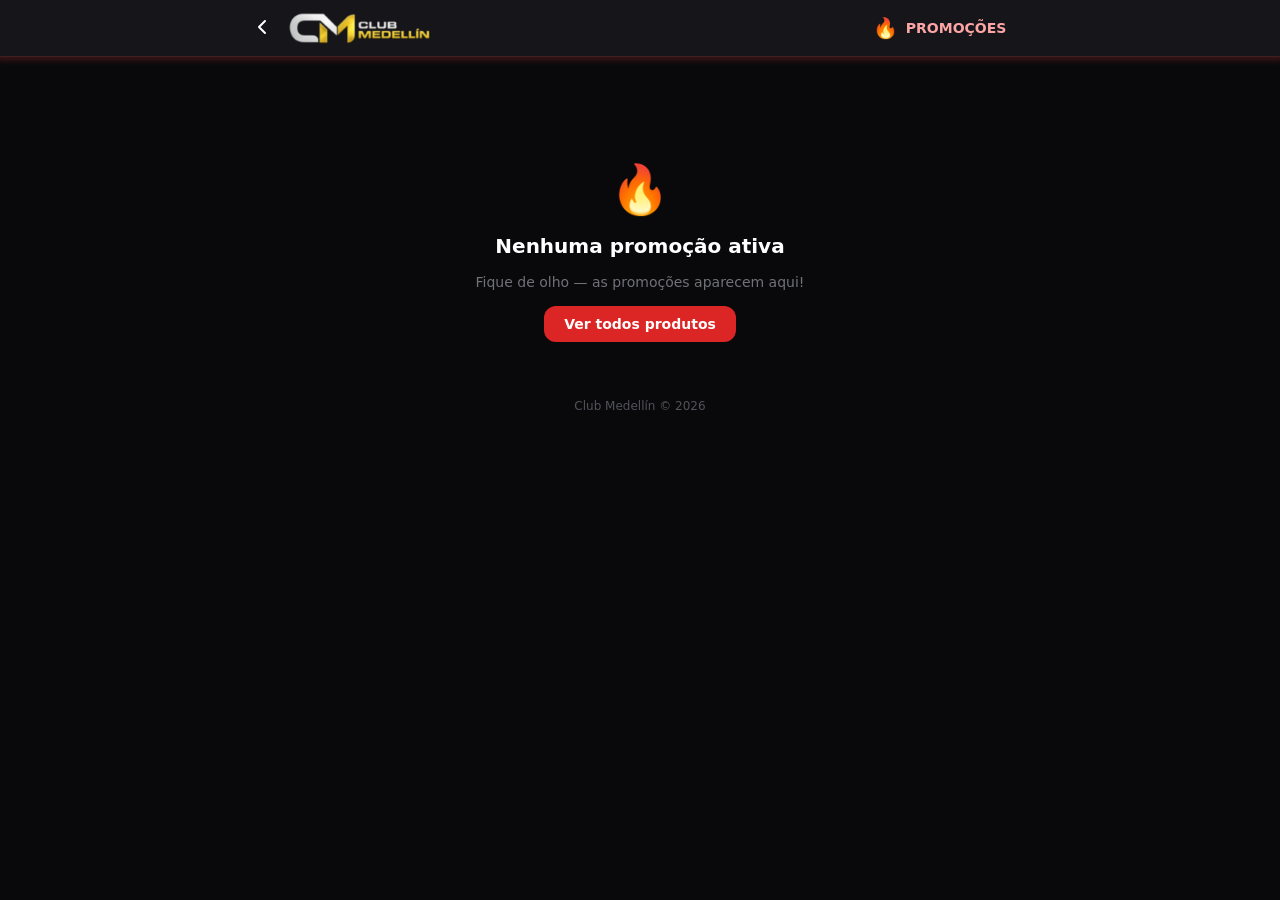
<file: html/ofertas.html>
<!DOCTYPE html>
<html lang="pt-br">
<head>
  <meta charset="UTF-8">
  <meta name="viewport" content="width=device-width, initial-scale=1.0">
  <title>Club Medellín</title>
  <link rel="shortcut icon" href="../imgs/fav-icon.png" type="image/x-icon">

  <link rel="stylesheet" href="../css/home/general-configuration.css">
  <link rel="stylesheet" href="../css/frete/main.css">
  <link rel="stylesheet" href="../css/ofertas/header-footer.css">
  <link rel="stylesheet" href="../css/home/modal.css">
  <link rel="stylesheet" href="../css/ofertas/produtos-ofertados.css">
</head>
<body class="dark-theme">
  <header>
    <div class="header-container">
      <div class="header-leftside">
        <a class="button-voltar" href="../html/index.html">
          <svg xmlns="http://www.w3.org/2000/svg" width="24" height="24" viewBox="0 0 24 24" fill="none" stroke="currentColor" stroke-width="2" stroke-linecap="round" stroke-linejoin="round" aria-hidden="true">
            <path d="m15 18-6-6 6-6"></path>
          </svg>
        </a>

        <div class="logo">
          <img src="../imgs/logo.png" alt="logo do site" width="144" height="96" inert>
        </div>
      </div>
      <div class="header-rightside">
        <div class="icon">🔥</div>
        <div class="text">PROMOÇÕES</div>
      </div>
    </div>
  </header>
  
  <main>
  
   <div class="tabelas-container">
    <div class="nenhum-produto-ofertado">
      <img src="../imgs/carregando.gif" alt="Gif de carregamento de contéudo" width="65">
    </div>

      
    </div>
  </main>

  <!--Modal Foto-->

  <div class="modal-foto-container modal-fechou" inert data-state="close">
     <div class="modal">
      <div class="img-container">
        <img src="../imgs/logo.png" alt="Foto do Remédio">
        <button class="close-button" onclick="">X</button>
      </div>
      
      <p class="modal-produto-name">Nome de algo ai</p>
     </div>
  </div>

  <footer>
    <p>Club Medellín © 2026</p>
  </footer>

  <script src="../js/ofertas/produtosOfertados.js" type="module"></script>

</body>
</html>
</file>
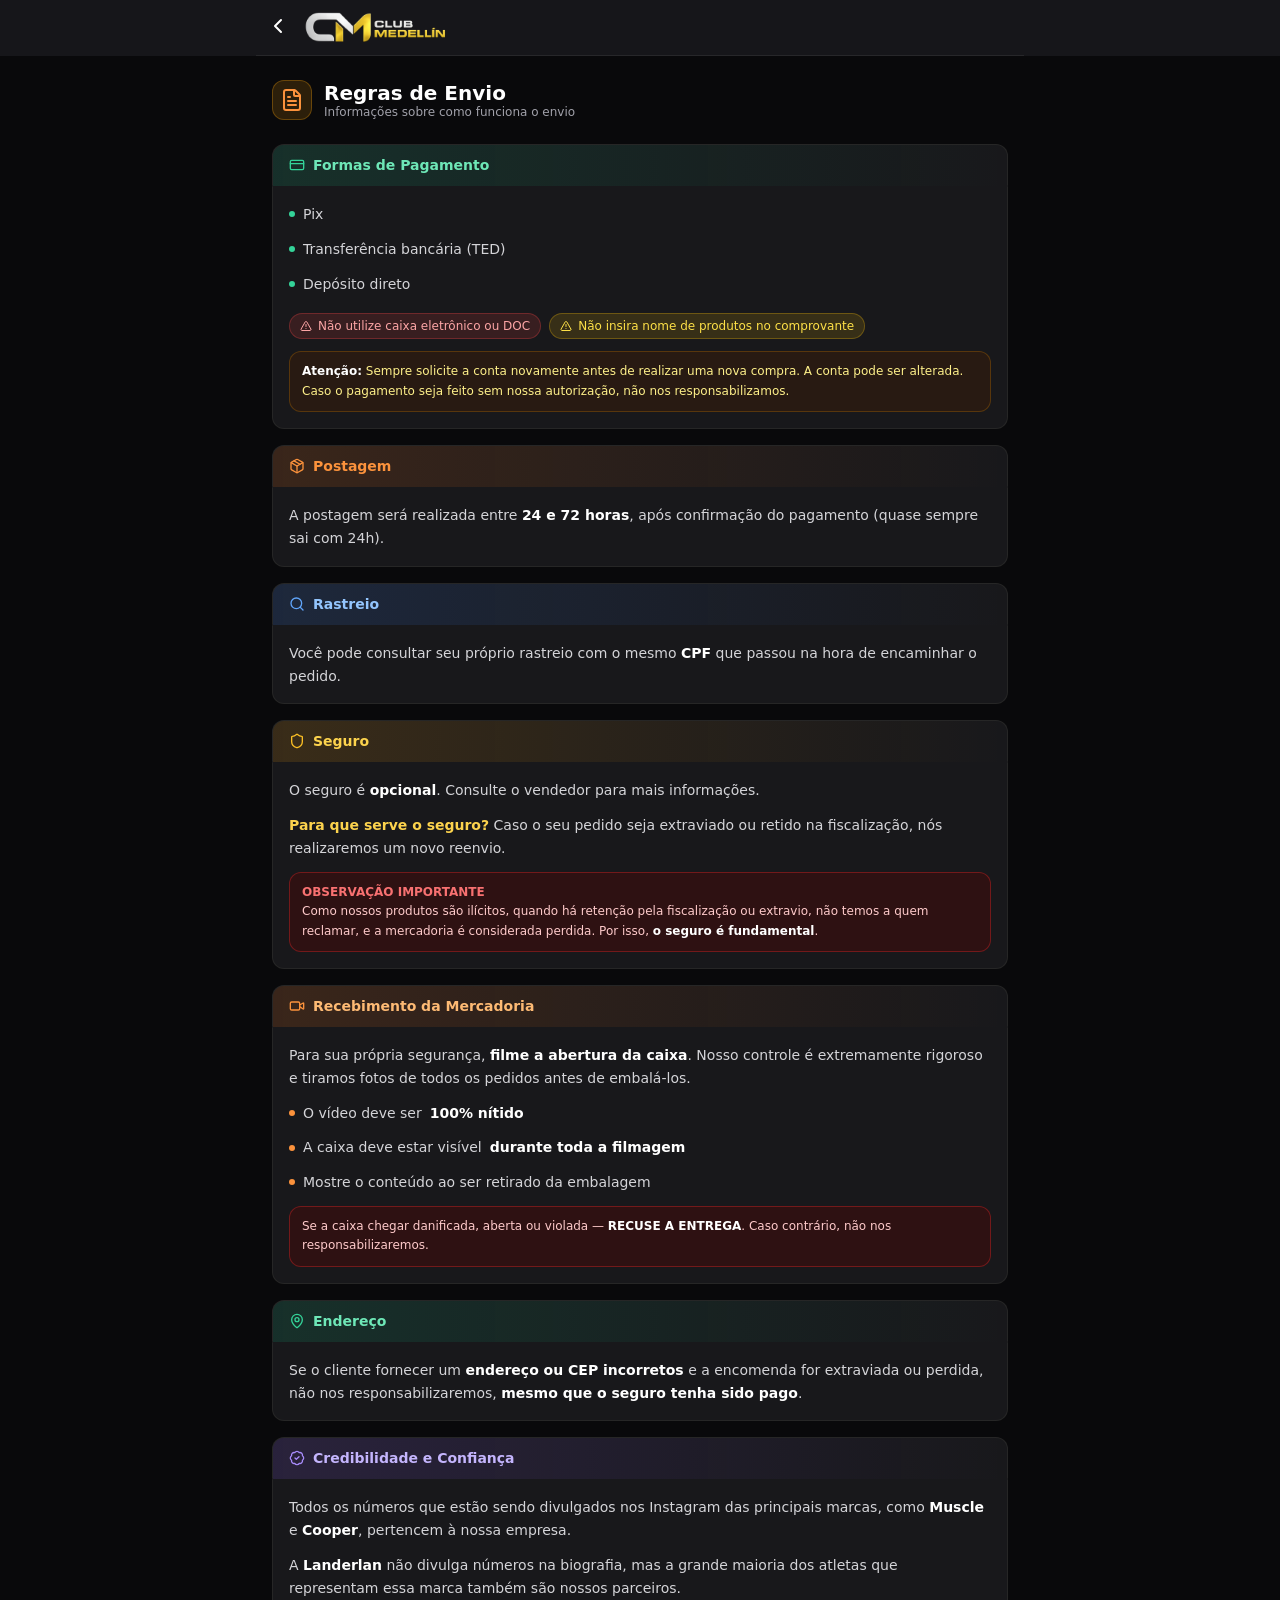
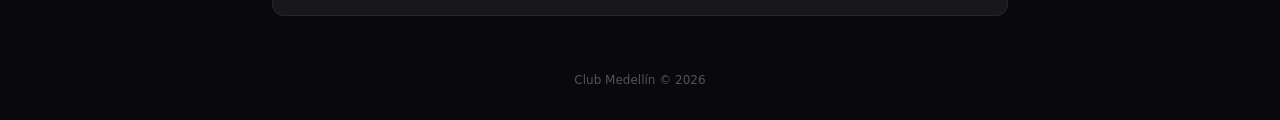
<file: html/regras.html>
<!DOCTYPE html>
<html lang="pt-br">
<head>
  <meta charset="UTF-8">
  <meta name="viewport" content="width=device-width, initial-scale=1.0">
  <title>Club Medellín</title>
  <link rel="shortcut icon" href="../imgs/fav-icon.png" type="image/x-icon">

  <link rel="stylesheet" href="../css/home/general-configuration.css">
  <link rel="stylesheet" href="../css/frete/main.css">
  <link rel="stylesheet" href="../css/frete/header-footer.css">
  <link rel="stylesheet" href="../css/regras/regras.css">
</head>
<body class="dark-theme">
  <header>
    <div class="header-container">
      <a class="button-voltar" href="../html/index.html">
        <svg xmlns="http://www.w3.org/2000/svg" width="24" height="24" viewBox="0 0 24 24" fill="none" stroke="currentColor" stroke-width="2" stroke-linecap="round" stroke-linejoin="round" aria-hidden="true">
          <path d="m15 18-6-6 6-6"></path>
        </svg>
      </a>

      <div class="logo">
        <img src="../imgs/logo.png" alt="logo do site" width="144" height="96" inert>
      </div>
    </div>
  </header>
  
  <main>
   <div class="titulo-pagina">
     <div class="icon-container">
      <svg xmlns="http://www.w3.org/2000/svg" width="24" height="24" viewBox="0 0 24 24" fill="none" stroke="currentColor" stroke-width="2" stroke-linecap="round" stroke-linejoin="round" aria-hidden="true" style="color: rgb(251, 146, 60);">
        <path d="M6 22a2 2 0 0 1-2-2V4a2 2 0 0 1 2-2h8a2.4 2.4 0 0 1 1.704.706l3.588 3.588A2.4 2.4 0 0 1 20 8v12a2 2 0 0 1-2 2z"></path>
        <path d="M14 2v5a1 1 0 0 0 1 1h5"></path>
        <path d="M10 9H8"></path>
        <path d="M16 13H8"></path>
        <path d="M16 17H8"></path>
      </svg>
    </div>

    <div class="titulo-pagina-text">
      <h1>Regras de Envio</h1>
      <p>Informações sobre como funciona o envio</p>
    </div>
   </div>

   <div class="regras-container">

    <!-- Formas de pagamento -->
    <div class="regra">
      <div class="regra-top">
        <svg xmlns="http://www.w3.org/2000/svg" width="24" height="24" viewBox="0 0 24 24" fill="none" stroke="currentColor" stroke-width="2" stroke-linecap="round" stroke-linejoin="round" aria-hidden="true"  style="color: rgb(52, 211, 153);">
          <rect width="20" height="14" x="2" y="5" rx="2"></rect>
          <line x1="2" x2="22" y1="10" y2="10"></line>
        </svg>
        <h2>Formas de Pagamento</h2>
      </div>
      <div class="regra-conteudo">
        <ul>
          <li> <span class="bolinha"> </span> Pix</li>
          <li> <span class="bolinha"> </span> Transferência bancária (TED)</li>
          <li> <span class="bolinha"> </span>Depósito direto</li>
        </ul>
        <div class="avisos">

          <div class="aviso-red">
            <svg xmlns="http://www.w3.org/2000/svg" width="24" height="24" viewBox="0 0 24 24" fill="none" stroke="currentColor" stroke-width="2" stroke-linecap="round" stroke-linejoin="round" aria-hidden="true">
              <path d="m21.73 18-8-14a2 2 0 0 0-3.48 0l-8 14A2 2 0 0 0 4 21h16a2 2 0 0 0 1.73-3"></path>
              <path d="M12 9v4"></path>
              <path d="M12 17h.01"></path>
            </svg>
            <p>Não utilize caixa eletrônico ou DOC</p>
          </div>

          <div class="aviso-yellow">
             <svg xmlns="http://www.w3.org/2000/svg" width="24" height="24" viewBox="0 0 24 24" fill="none" stroke="currentColor" stroke-width="2" stroke-linecap="round" stroke-linejoin="round" aria-hidden="true">
              <path d="m21.73 18-8-14a2 2 0 0 0-3.48 0l-8 14A2 2 0 0 0 4 21h16a2 2 0 0 0 1.73-3"></path>
              <path d="M12 9v4"></path>
              <path d="M12 17h.01"></path>
            </svg>
            <p>Não insira nome de produtos no comprovante</p>
          </div>

        </div>

        <div class="aviso-quadrado-yellow">
          <span class="destaque">Atenção:</span> Sempre solicite a conta novamente antes de realizar uma nova compra. A conta pode ser alterada. Caso o pagamento seja feito sem nossa autorização, não nos responsabilizamos.
        </div>

        
      </div>
      
    </div>

    <!-- Postagem -->
     <div class="regra postagem">
      <div class="regra-top">
        <svg xmlns="http://www.w3.org/2000/svg" width="24" height="24" viewBox="0 0 24 24" fill="none" stroke="currentColor" stroke-width="2" stroke-linecap="round" stroke-linejoin="round" aria-hidden="true"style="color: rgb(251, 146, 60);">
          <path d="M11 21.73a2 2 0 0 0 2 0l7-4A2 2 0 0 0 21 16V8a2 2 0 0 0-1-1.73l-7-4a2 2 0 0 0-2 0l-7 4A2 2 0 0 0 3 8v8a2 2 0 0 0 1 1.73z"></path>
          <path d="M12 22V12"></path>
          <polyline points="3.29 7 12 12 20.71 7"></polyline>
          <path d="m7.5 4.27 9 5.15"></path>
        </svg>
        <h2>Postagem</h2>
      </div>
      <div class="regra-conteudo">
       <p> A postagem será realizada entre <span class="destaque">24 e 72 horas</span>, após confirmação do pagamento (quase sempre sai com 24h).</p>
      </div>
    </div>

    <!-- Rastreio -->
     <div class="regra rastreio">
      <div class="regra-top">
        <svg xmlns="http://www.w3.org/2000/svg" width="24" height="24" viewBox="0 0 24 24" fill="none" stroke="currentColor" stroke-width="2" stroke-linecap="round" stroke-linejoin="round" aria-hidden="true" style="color: rgb(96, 165, 250);">
          <path d="m21 21-4.34-4.34"></path>
          <circle cx="11" cy="11" r="8"></circle>
        </svg>
        <h2>Rastreio</h2>
      </div>
      <div class="regra-conteudo">
       <p>Você pode consultar seu próprio rastreio com o mesmo <span class="destaque">CPF</span> que passou na hora de encaminhar o pedido.</p>
      </div>
    </div>

      <!-- Seguro -->
     <div class="regra seguro">
      <div class="regra-top">
        <svg xmlns="http://www.w3.org/2000/svg" width="24" height="24" viewBox="0 0 24 24" fill="none" stroke="currentColor" stroke-width="2" stroke-linecap="round" stroke-linejoin="round" aria-hidden="true" style="color: rgb(251, 191, 36);">
          <path d="M20 13c0 5-3.5 7.5-7.66 8.95a1 1 0 0 1-.67-.01C7.5 20.5 4 18 4 13V6a1 1 0 0 1 1-1c2 0 4.5-1.2 6.24-2.72a1.17 1.17 0 0 1 1.52 0C14.51 3.81 17 5 19 5a1 1 0 0 1 1 1z"></path>
        </svg>
        <h2>Seguro</h2>
      </div>
      <div class="regra-conteudo">
        <p>O seguro é <span class="destaque">opcional</span>. Consulte o vendedor para mais informações.</p>
        <p><span class="destaque" style="color:rgb(252, 211, 77);">Para que serve o seguro?</span> Caso o seu pedido seja extraviado ou retido na fiscalização, nós realizaremos um novo reenvio.</p>
        <p class="aviso-quadrado-red"><span style="color:rgb(248, 113, 113); text-transform: uppercase; font-weight: 
700; display: block;">Observação importante</span>
        Como nossos produtos são ilícitos, quando há retenção pela fiscalização ou extravio, não temos a quem reclamar, e a mercadoria é considerada perdida. Por isso, <span class="destaque">o seguro é fundamental</span>.</p>
      </div>
    </div>

    <!-- Recebimento -->
     <div class="regra recebimento">
      <div class="regra-top">
        <svg xmlns="http://www.w3.org/2000/svg" width="24" height="24" viewBox="0 0 24 24" fill="none" stroke="currentColor" stroke-width="2" stroke-linecap="round" stroke-linejoin="round" aria-hidden="true" style="color: rgb(251, 146, 60);">
          <path d="m16 13 5.223 3.482a.5.5 0 0 0 .777-.416V7.87a.5.5 0 0 0-.752-.432L16 10.5"></path>
          <rect x="2" y="6" width="14" height="12" rx="2"></rect>
        </svg>
        <h2>Recebimento da Mercadoria</h2>
      </div>
      <div class="regra-conteudo">

        <p>Para sua própria segurança, <span class="destaque">filme a abertura da caixa</span>. Nosso controle é extremamente rigoroso e tiramos fotos de todos os pedidos antes de embalá-los.</p>
        
        <ul>
          <li> <span class="bolinha"> </span> O vídeo deve ser <span class="destaque">100% nítido</span></li>
          <li> <span class="bolinha"> </span> A caixa deve estar visível <span class="destaque">durante toda a filmagem</span></li>
          <li> <span class="bolinha"> </span>Mostre o conteúdo ao ser retirado da embalagem</li>
        </ul>

        <div class="aviso-quadrado-red">
          <p>Se a caixa chegar danificada, aberta ou violada — <span class="destaque">RECUSE A ENTREGA</span>. Caso contrário, não nos responsabilizaremos.</p>
        </div>
      </div>
    </div>

    <!-- Endereço -->
     <div class="regra endereco">
      <div class="regra-top">
        <svg xmlns="http://www.w3.org/2000/svg" width="24" height="24" viewBox="0 0 24 24" fill="none" stroke="currentColor" stroke-width="2" stroke-linecap="round" stroke-linejoin="round" aria-hidden="true" style="color: rgb(52, 211, 153);">
        <path d="M20 10c0 4.993-5.539 10.193-7.399 11.799a1 1 0 0 1-1.202 0C9.539 20.193 4 14.993 4 10a8 8 0 0 1 16 0"></path>
        <circle cx="12" cy="10" r="3"></circle>
      </svg>
        <h2>Endereço</h2>
      </div>
      <div class="regra-conteudo">
      <p>Se o cliente fornecer um <span class="destaque">endereço ou CEP incorretos</span> e a encomenda for extraviada ou perdida, não nos responsabilizaremos, <span class="destaque">mesmo que o seguro tenha sido pago</span>.</p>
      </div>
    </div>

    <!-- Rastreio -->
     <div class="regra cred">
      <div class="regra-top">
        <svg xmlns="http://www.w3.org/2000/svg" width="24" height="24" viewBox="0 0 24 24" fill="none" stroke="currentColor" stroke-width="2" stroke-linecap="round" stroke-linejoin="round" aria-hidden="true" style="color: rgb(167, 139, 250);">
          <path d="M3.85 8.62a4 4 0 0 1 4.78-4.77 4 4 0 0 1 6.74 0 4 4 0 0 1 4.78 4.78 4 4 0 0 1 0 6.74 4 4 0 0 1-4.77 4.78 4 4 0 0 1-6.75 0 4 4 0 0 1-4.78-4.77 4 4 0 0 1 0-6.76Z"></path>
          <path d="m9 12 2 2 4-4"></path>
        </svg>
        <h2>Credibilidade e Confiança</h2>
      </div>
      <div class="regra-conteudo">
       <p>Todos os números que estão sendo divulgados nos Instagram das principais marcas, como <span class="destaque">Muscle</span> e <span class="destaque">Cooper</span>, pertencem à nossa empresa.</p>
       <p>A <span class="destaque">Landerlan</span> não divulga números na biografia, mas a grande maioria dos atletas que representam essa marca também são nossos parceiros.</p>
      </div>
    </div>
   </div>

   </div>
  
  </main>

  <footer>
    <p>Club Medellín © 2026</p>
  </footer>


  <script src="../js/frete/frete.js"></script>
</body>
</html>
</file>
<file: css/home/general-configuration.css>
* {
  padding: 0;
  margin: 0;
  box-sizing: border-box;
  font-family: system-ui, -apple-system-, BlinkMacSystemFont, "Segoe UI", Roboto, sans-serif;
  border-color: var(--border-color);
  user-select: none;
  -moz-user-select: none;
}

:root {

  --radius: .5rem;
  --radius-button: .75rem;
}

.dark-theme {

  --bg-color: #09090B;
  --header-color: #18181B;
  --button-bg-color: #000;

  --input-bg-color: #27272A;

  --slogan-title-color: #C9A227;

  --button-title-color: #FFFFFF;

  --historico-text-color: #A1A1AA;

  --button-subtitle-prom-color: #FECACA;
  --button-subtitle-fre-color: #2DD4BFB3;
  --button-subtitle-reg-color: #FB923CB3;
  --button-subtitle-ras-color: #60A5FAB3;

  --border-color: rgb(63, 63, 70);

}

html {
  

  -webkit-font-smoothing: antialiased;
}

body {
  background-color:  var(--bg-color);
  font-size: .875rem;
  -webkit-font-smoothing: antialiased;
  width: 100%;
  height: 100dvh;
}

::-webkit-scrollbar {
    width: 6px;
    height: 6px;
}

::-webkit-scrollbar-thumb {
    background: #404040;
    border-radius: 3px;
}

::-webkit-scrollbar-thumb:hover {
  background-color: #C9A227;
}

.center,
.slogan,
.header-content,
.busca-input-close,
.tutorial,
.tutorial-icon,
.aqua .icon,
.red .icon,
.red .icon-and-text,
.icon,
footer,
footer div,
.marca-tipo,
.marca-tipo-icon,
.tipo-uso,
.qtd-produtos, 
.produto-selecao,
.icon-container{
  display: flex;
  justify-content: center;
  align-items: center;
}
</file>
<file: css/frete/main.css>
main {
 
  padding: 1.5rem 1rem;
  
  display: flex;
  flex-direction: column;
  row-gap: 1.5rem;

  margin-left: auto;
  margin-right: auto;
  max-width: 48rem;

}

.tabelas-container {
  display: flex;
  flex-direction: column;
  row-gap: 1.5rem;
}


.titulo-pagina {
  display: flex;
  align-items: center;
  column-gap: .75rem;
}

.icon-container {
  background-color: #f59e0b26;
  border: 1px solid #f59e0b4d;

  width: 2.5rem;
  height: 2.5rem;

  border-radius: var(--radius-button);
}

.titulo-pagina-text {
  flex-direction: column;
  text-align: left;
}

.titulo-pagina-text > h1 {
  font-size: 20px;
  font-weight: 700;
  color: rgb(255, 255, 255);
}

.titulo-pagina-text > p {
  font-size: 12px;
  color: rgb(161, 161, 170);
}

/*Frete container*/

.frete-container-top {
  padding: .75rem 1rem;
  border-top-left-radius: var(--radius-button);
  border-top-right-radius: var(--radius-button);

  background-color: rgb(24 24 27 );
  background-image: linear-gradient(to right, rgb(245 158 11 / .15), rgba(245, 159, 11, 0));
  
  border: 1px solid rgb(39, 39, 42);
}

.frete-container-top > h2 {
  font-size: 14px;
  font-weight: 700;
  color: rgb(252, 211, 77);
}

.frete-container-top > p {
  font-size: 12px;
  color: rgb(161, 161, 170);
}

/*Tabela de frete*/
.table-frete {
 background-color: rgb(24 24 27 );
 border: 1px solid rgb(39, 39, 42);

 width: 100%;
 
 display: flex;
 flex-direction: column;

 border-bottom-left-radius: var(--radius-button);
 border-bottom-right-radius: var(--radius-button);
 overflow: hidden;

}


.table-frete > thead {
  text-transform: uppercase;
  font-size: 11px;
  font-weight: 600;
  color: rgb(113, 113, 122);

  background-color: rgb(24 24 27 );
}

th {
  margin: 1px 0;
}

.table-frete thead tr {
  letter-spacing: .05em;
  
}

.table-frete tbody tr:nth-child(1) {
  border: 1px solid transparent;
  border-color: rgb(39, 39, 42) transparent transparent transparent;
}

.table-frete thead tr {

  padding: .5rem 1rem;  
}

.table-frete tr {
  display: flex;
  justify-content: space-between;
  
  padding: .625rem 1rem;
}



/* Cores diferentes para cada linha*/

  /* Linhas ímpares */
  .table-frete tbody tr:nth-child(odd) {
    background-color: rgb(32, 32, 36);
  }

  /* Linhas pares */
  .table-frete tbody tr:nth-child(even) {
    background-color: rgb(24 24 27 );
  }




/* Texto dentro da tabela*/
.frete-regiao {
  color:rgb(212, 212, 216);
}

.frete-preco {
  font-weight: 700;
  color: rgb(251, 191, 36);
  
}
</file>
<file: css/frete/header-footer.css>
/* Header */
header {
  background-color: #18181bf2;
  
  
}

.header-container {
  display: flex;
  justify-content: flex-start;
  align-items: center;
  column-gap: .5rem;
  margin-left: auto;
  margin-right: auto;
  max-width: 48rem;
  
  height: 3.5rem;
  padding:0 .1rem;
  border-bottom: 1px solid rgb(39, 39, 42);
}

.button-voltar {
  padding: .5rem;
  transition: background-color .15s;
  cursor: pointer;
  
  text-decoration-line: none;
  border-radius: var(--radius);
}

.button-voltar:hover {
  background-color: rgba(255, 255, 255, 0.055);
}

.button-voltar svg {
  color: white;
}

  .logo {
    display: flex; 
    justify-content: center;
    align-items: center;
    width: 100.88px;
    height: 40px;
    position: relative;
    z-index: 222;

  }

  .logo img {
    position: absolute;
    left: -38%;
    top: -56%;
    width: 200.88px;
    object-fit: contain;
    padding-left: 16px;
  }




/* footer*/
footer {
  font-size: 12px;
  font-weight: 400;
  line-height: 16px;
  color: rgb(82, 82, 91);
  padding: 2rem 1rem;
}
</file>
<file: css/regras/regras.css>
.regras-container {

  display: flex;
  flex-direction: column;
  row-gap: 1rem;
}

.regra {

}

/*Regra top*/
.regra-top {
  background-color: rgb(24 24 27);
  background-image: linear-gradient( to right, rgb(16 185 129 / .15), rgba(16, 185, 129, 0) );
  display: flex;
  align-items: center;
  column-gap: .5rem;

  border-top-left-radius: var(--radius-button);
  border-top-right-radius: var(--radius-button);

  padding: .75rem 1rem;
  border: 1px solid rgb(38, 38, 38);
  border-bottom-color: transparent;
}

.regra-top svg {
  width: 16px;
  height: 16px;
  
}

.regra-top h2 {
  font-size: 14px;
  font-weight: 700;
  color: rgb(110, 231, 183);
}

/*Regra conteudo*/
.regra-conteudo {
  padding: 1rem;
  background-color: rgb(24 24 27);
  display: flex;
  flex-direction: column;
  row-gap: .75rem;

  border-bottom-left-radius: var(--radius-button);
  border-bottom-right-radius: var(--radius-button);

  border: 1px solid rgb(38, 38, 38);
  border-top-color: transparent;
  
  color: rgb(212, 212, 216); 
  line-height: 1.625;
}

.regra-conteudo ul {
  color: rgb(212, 212, 216);
  list-style: none;
  display: flex;
  flex-direction: column;
  row-gap: .75rem;
}

.regra-conteudo ul li {
  display: flex;
  align-items: center;
  column-gap: .5rem;
}

.bolinha {
  background-color: rgb(52, 211, 153);
  border-radius: 9999px;
  width: .375rem;
  height: .375rem;
}

/*Avisos*/
.avisos {
  display: flex;
  align-items: center;
  column-gap: .5rem;
  margin-top: 6px;
}

.aviso-red,
.aviso-yellow {
  font-size: 12px;
  font-weight: 500;

  display: flex;
  align-items: center;
  column-gap: .375rem;
  padding: .25rem .625rem;
  border-radius: 2222px;
  line-height: 1rem;
}

.aviso-red svg,
.aviso-yellow svg {
  width: 12px;
  height: 12px;
}
/*Aviso red*/
.aviso-red {
  background-color: rgba(239, 68, 68, 0.15);
  color: rgb(252, 165, 165);
  border: 1px solid rgba(239, 68, 68, 0.3);
}


/* Aviso yellow*/
.aviso-yellow {
  background-color: rgba(234, 179, 8, 0.15);
  color: rgb(253, 224, 71);
  border: 1px solid rgba(234, 179, 8, 0.3);
}

/*Aviso quadrado*/
.aviso-quadrado-red,
.aviso-quadrado-yellow {
  padding: .625rem .75rem;
  line-height: 1.625;
  font-size: 12px;
  border-radius: var(--radius-button);
} 

.aviso-quadrado-yellow {
  background-color: rgba(66, 32, 6, 0.4);
  border: 1px solid rgba(161, 98, 7, 0.4);
  color: rgb(254, 240, 138);
}

.aviso-quadrado-red {
  background-color: #450a0a80;
  border: 1px solid #dc262666;;
  color: rgb(254, 202, 202);
}

.aviso-quadrado-yellow .destaque {
  
  font-weight: 600;
  color: rgb(253, 224, 71);
  
}

/*Postagem*/

.postagem .regra-top {
  background-image: linear-gradient(to right, rgb(249 115 22 / .15), rgb(249 115 22 / 0));
}

.postagem .regra-top h2 {
  color: rgb(251, 146, 60);
}

.regra .destaque {
  font-weight: 600;
  color: rgb(255, 255, 255);
}

/*Rastreio*/

.rastreio .regra-top {
  background-image: linear-gradient(to right, rgb(59 130 246 / .15), rgb(59 130 246 / 0));
}

.rastreio .regra-top h2 {
  color: rgb(147, 197, 253);
}

/*Seguro*/

.seguro .regra-top {
  background-image: linear-gradient(to right, rgb(245 158 11 / .15), rgb(245 158 11 / 0));
}

.seguro .regra-top h2 {
  color: rgb(252, 211, 77);
}

/*Recebimento da Mercadoria*/

.recebimento .regra-top {
  background-image: linear-gradient(to right, rgb(249 115 22 / .15), rgb(249 115 22 / 0));
}

.recebimento .regra-top h2 {
  color: rgb(253, 186, 116);
}

.recebimento .bolinha {
  background-color: rgb(251, 146, 60);
  border-radius: 9999px;
  width: .375rem;
  height: .375rem;
}

/*Endereço*/

.endereco .regra-top {
  background-image: linear-gradient(to right, rgb(16 185 129 / .15), rgb(16 185 129 / 0));
}

.endereco .regra-top h2 {
  color: rgb(110, 231, 183);
}


/*Credibilidade e Confiança*/

.cred .regra-top {
  background-image: linear-gradient(to right, rgb(139 92 246 / .15), rgb(139 92 246 / 0));
}

.cred .regra-top h2 {
  color: rgb(196, 181, 253);
}


/*Formas de instalar*/
.formas-instalar {
  display: flex;
  align-items: center;
  width: 100%;

  flex-wrap: wrap;
  gap: 8px;
}

.formas-instalar > .icon{
  border: none;
}


/*LINKS*/

.links {
  display: flex;
  justify-content: space-around;
  flex-wrap: wrap;
  row-gap: 24px;
}

.links img {
  width: 250px;
}

.links svg {


  width: 250px;
}


.letra-grossa {
  font-weight: 500;
}
</file>
<file: css/ofertas/header-footer.css>
/* Header */
header {
  background-color: #18181bf2;
  border-bottom: 1px solid rgba(239, 68, 68, 0.2);
  box-shadow: 0px 1px 5px 3px rgba(239, 68, 68, 0.192);
  padding: 0 2.2rem 0 .2rem;
}

.header-container {
  display: flex;
  justify-content: flex-start;
  align-items: center;
  justify-content: space-between;
  margin-left: auto;
  margin-right: auto;
  max-width: 48rem;
  
  height: 3.5rem;
  padding:0 .1rem;
}

/* Header Left */
.header-leftside {
  display: flex;
  align-items: center;
  column-gap: .5rem;
}

/* Button */
.button-voltar {
  padding: .5rem;
  transition: background-color .15s;
  cursor: pointer;
  
  text-decoration-line: none;
  border-radius: var(--radius);
}

.button-voltar:hover {
  background-color: rgba(255, 255, 255, 0.055);
}

.button-voltar svg {
  color: white;
}

/*
.logo {
  display: flex; 
  justify-content: center;
  align-items: center;
  width: 100.88px;
  height: 40px;
}

.logo img {
  
  object-fit: cover;
  padding-left: 16px;
}

*/

  .logo {
    display: flex; 
    justify-content: center;
    align-items: center;
    width: 100.88px;
    height: 40px;
    position: relative;
    z-index: 222;

  }

  .logo img {
    position: absolute;
    left: -38%;
    top: -56%;
    width: 200.88px;
    object-fit: contain;
    padding-left: 16px;
  }


/*Header rightside*/
.header-rightside {
  display: flex;
  align-items: center;
  column-gap: .5rem;
}

.header-rightside .icon {
  font-size: 20px;
}

.header-rightside .text {
  font-size: 14px;
  font-weight: 900;
  color: rgb(252, 165, 165);
}

/* footer*/
footer {
  font-size: 12px;
  font-weight: 400;
  line-height: 16px;
  color: rgb(82, 82, 91);
  padding: 2rem 1rem;
}
</file>
<file: css/home/modal.css>
.modal-foto-container {
  position: fixed;
  
  left:0;
  right:0;
  top:0;
  bottom: 0;

  z-index: 23;
  display: flex;
  justify-content: center;
  align-items: center;
  background-color: rgba(0, 0, 0, 0.6);

  transition: opacity .25s, z-index .3s;
}

.modal-abriu {
  opacity: 1;
}

.modal-fechou {
  opacity: 0;
  

}

.modal {
  user-select: none;
  display: flex;
  flex-direction: column;
  justify-content: center;
  align-items: center;
  row-gap: 1rem;
  
  width: 25rem;
  height: 23.625rem;
}

/*Modal das Imagens*/
.img-container {
  
  position: relative;
  width: 21.625rem;
}

.img-container img {
  
  border-radius: 25px;
  width: 100%;
  height: 100%;
  object-fit: contain;
  
}

.close-button {
  position: absolute;

  top:-15px;
  right:-15px;


  font-size: 16px;

  padding: .6rem 1rem;
  border-radius: 222px;

  color: white;
  border: 1px solid rgb(90, 88, 88);
  background-color: rgb(31, 30, 30);

  cursor: pointer;

  transition: background-color .15s;
}

.close-button:hover {
  background-color: rgb(43, 41, 41);
}

.modal-produto-name,
.modal-produto-descricao {

  font-size: 16px;
  color: rgb(161, 161, 170);
}

.modal-produto-descricao {

  color: rgb(44, 44, 44);
 background-color: rgb(247, 245, 245);
 border-radius: var(--radius);
 padding: .5rem;
 font-weight: 600;

}
</file>
<file: css/ofertas/produtos-ofertados.css>
.nenhum-produto-ofertado {

  display: flex;
  flex-direction: column;
  align-items: center;
  justify-content: center;
  row-gap: 1rem;

  margin-top: 5rem;

}

.nenhum-produto-ofertado p:nth-child(2) {
  font-size: 20px;
  font-weight: 700;
  color: rgb(255, 255, 255);
}

.nenhum-produto-ofertado p:nth-child(3) {
  
  color: rgb(113, 113, 122);

}

.nenhum-produto-ofertado .botao {
  background-color: rgb(220, 38, 38);
  color: white;

  text-decoration-line: none;
  font-weight: 600;
  
  transition: background-color .25s;
  padding: 0.625rem 1.25rem;
  border-radius: 12px;
}

.nenhum-produto-ofertado .botao:hover {
  background-color: rgba(255, 255, 255, 0.068);
}


/*Produtos Ofertados*/

.produto-ofertado-container {

}

.marca {
  font-size: 16px;
  color: white;
  font-weight: 600;
  text-transform: uppercase;
  padding-bottom: .25rem;
  padding-left: .2rem;
}


.produto-info {
  display: flex;
  align-items: center;
  column-gap: .5rem;
}

.produto-info .foto {
  border-radius: var(--radius);
  overflow: hidden;
  
  border: 1px solid rgba(252, 34, 34, 0.397);

  width: 52px;
  height: 52px;

  cursor: pointer;
}

.produto-info .foto img {
  width: 100%;
  height: 100%;
  -o-object-fit: cover;
  object-fit: cover;
  
}

.produto-info .info {

}

.produto-info .nome {
  font-size: 15px;
  font-weight: 600;
  color: white;
}



.frete-preco {
  display: flex;
  align-items: center;
  column-gap: .5rem;
}


.preco-anterior {
  color: rgb(202, 7, 7);
  background-color: rgba(0, 0, 0, 0.521);
  border: 1px solid rgba(255, 255, 255, 0.288);
  border-radius: 4px;
  padding: .1rem .4rem;
  text-decoration-line: line-through;
}

.preco-atual {
  color: gold;
  font-size: 22px;
  text-decoration-line: underline;
}

.frete-container-top {

  background-image: linear-gradient(to right, rgb(90, 9, 9), rgba(236, 33, 33, 0));
}
.frete-container-top h2 {
  font-size: 20px;
}

.frete-container-top p {
  font-size: 14px;
  color: rgb(231, 185, 185);
}

.table-frete th {
  font-size: 13px;
}
</file>
